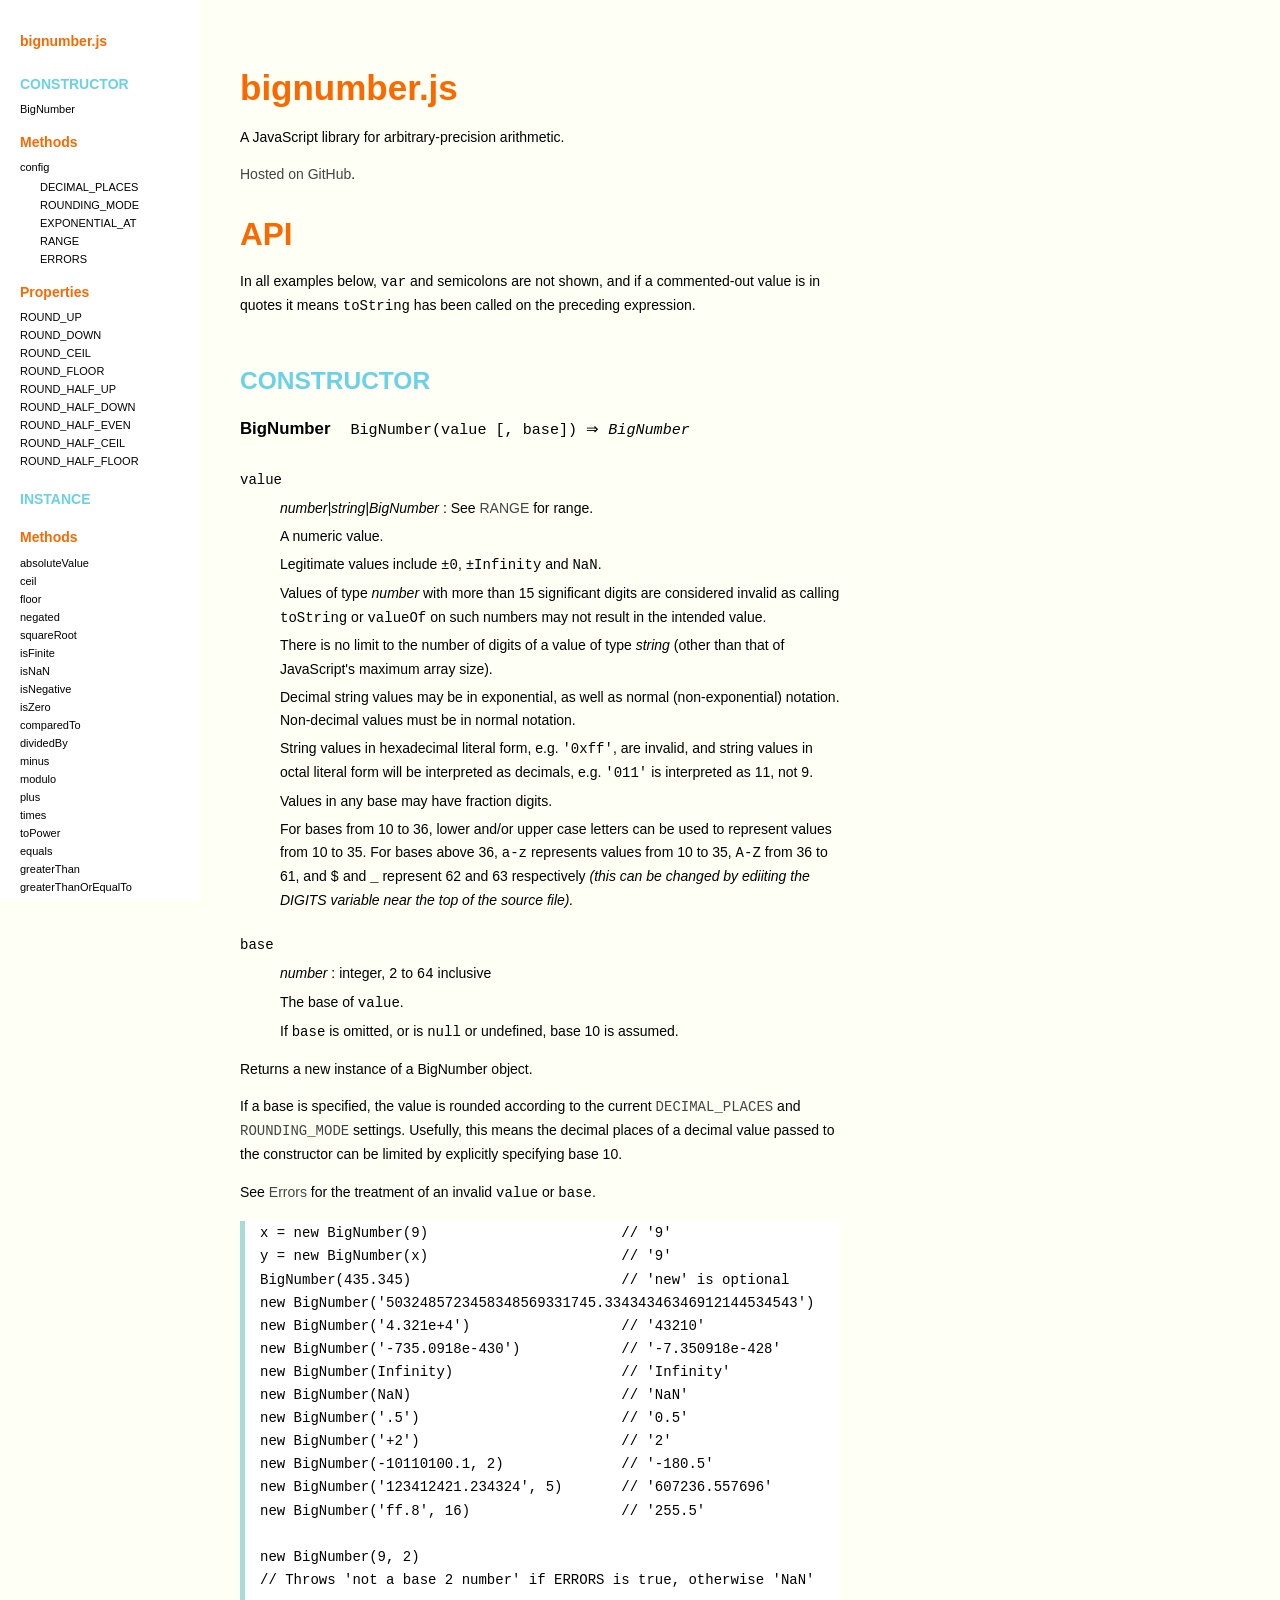
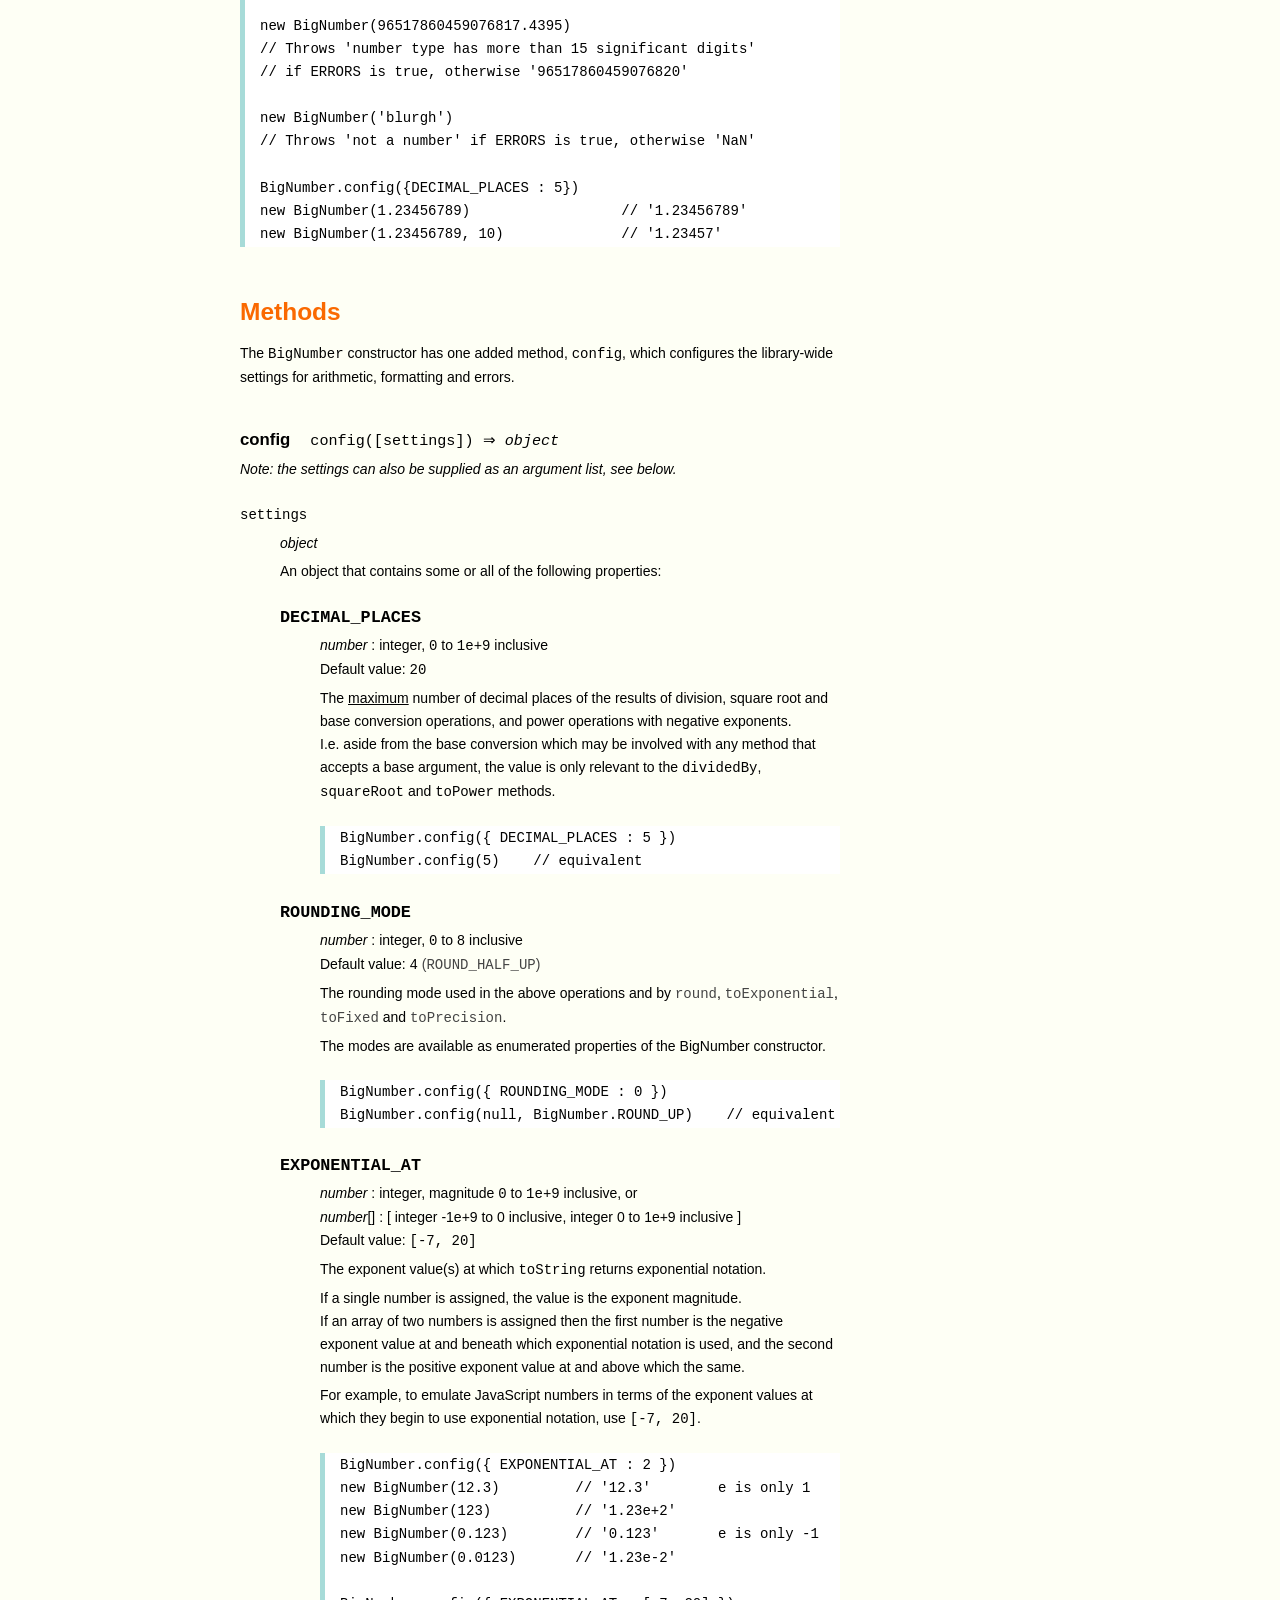
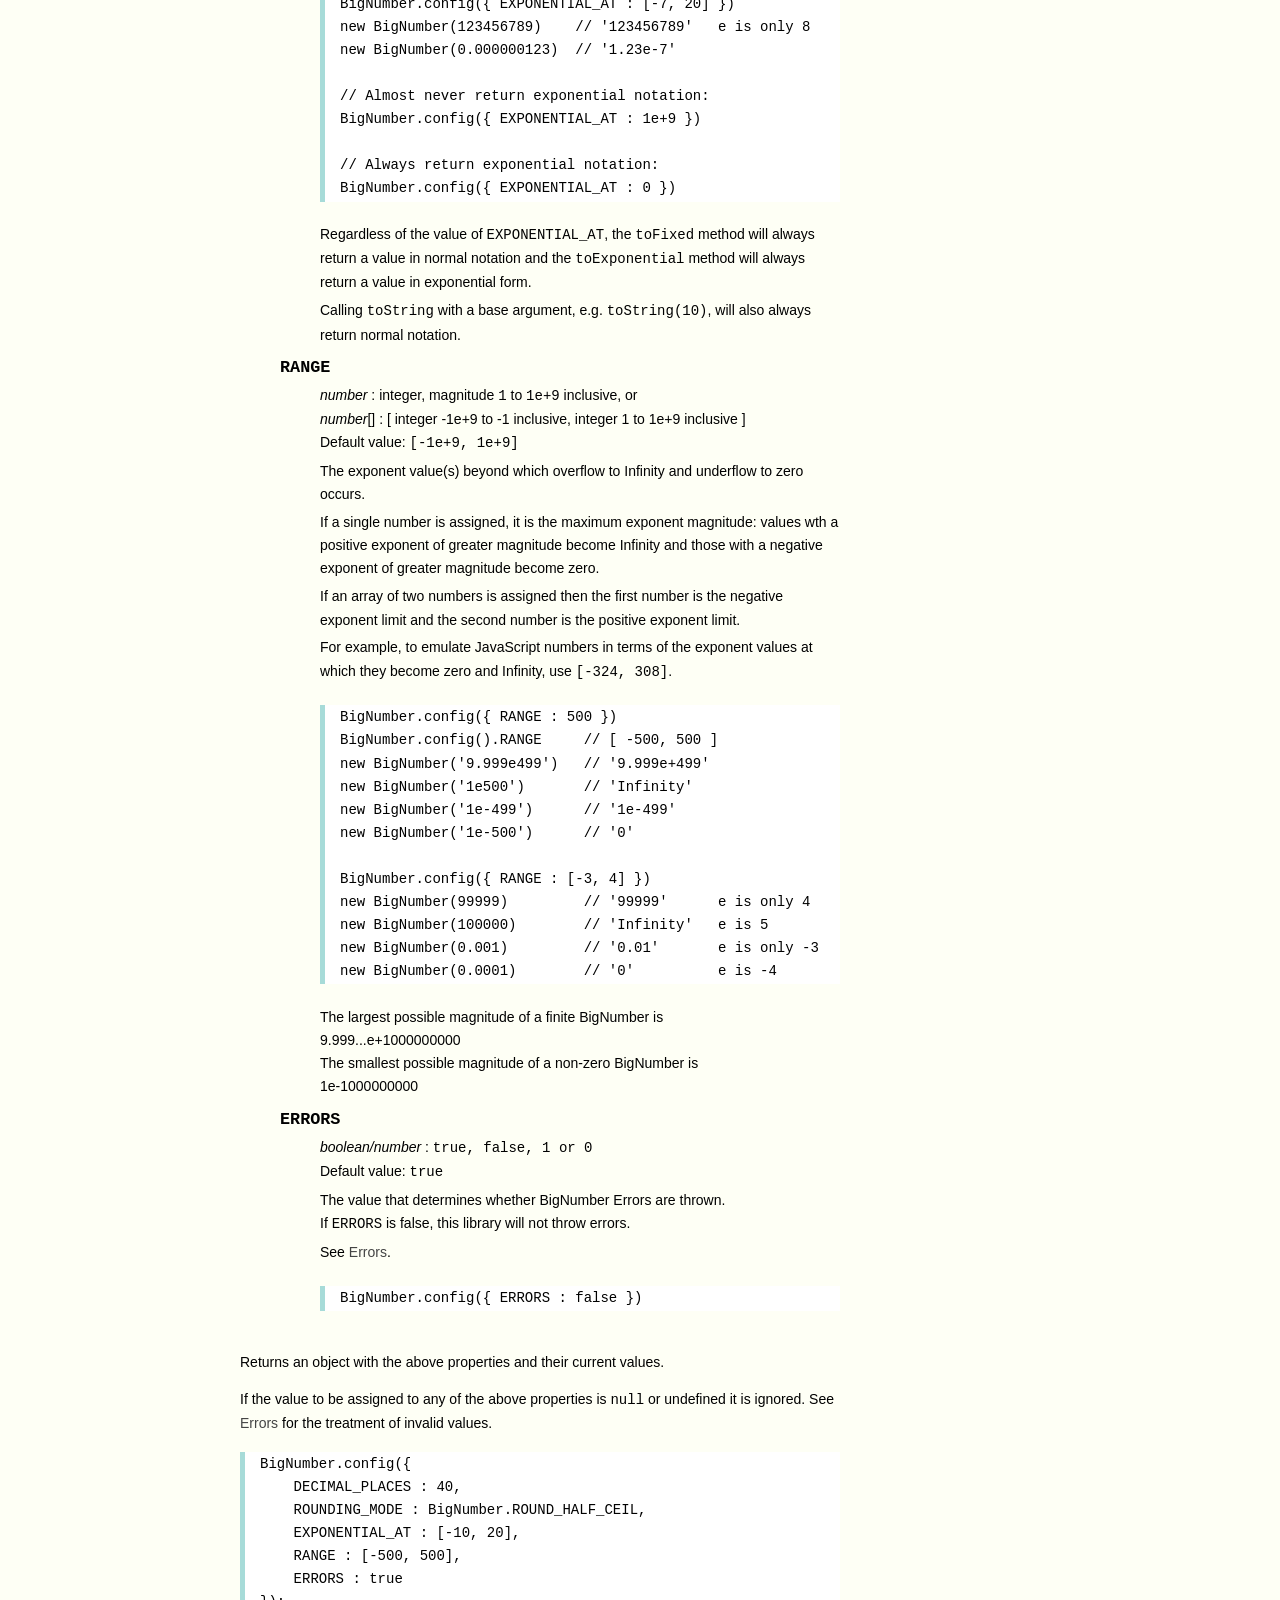
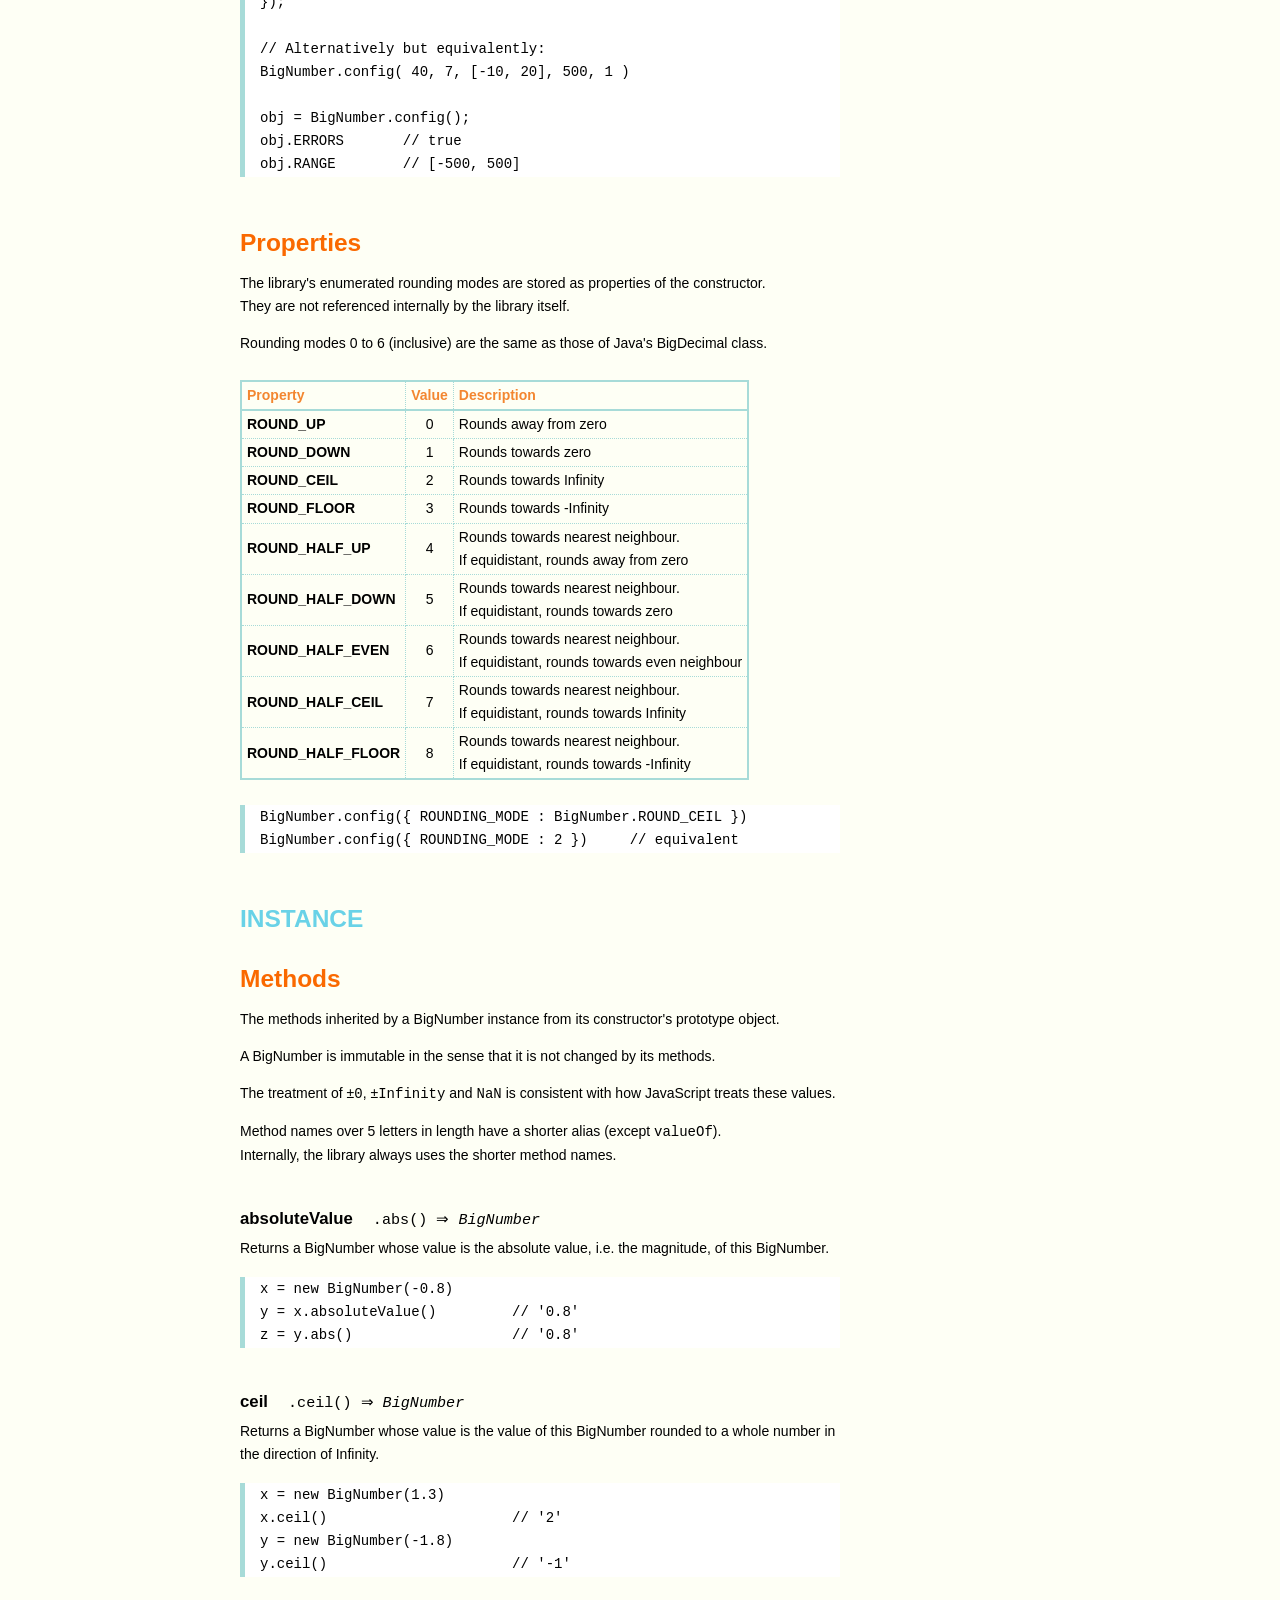
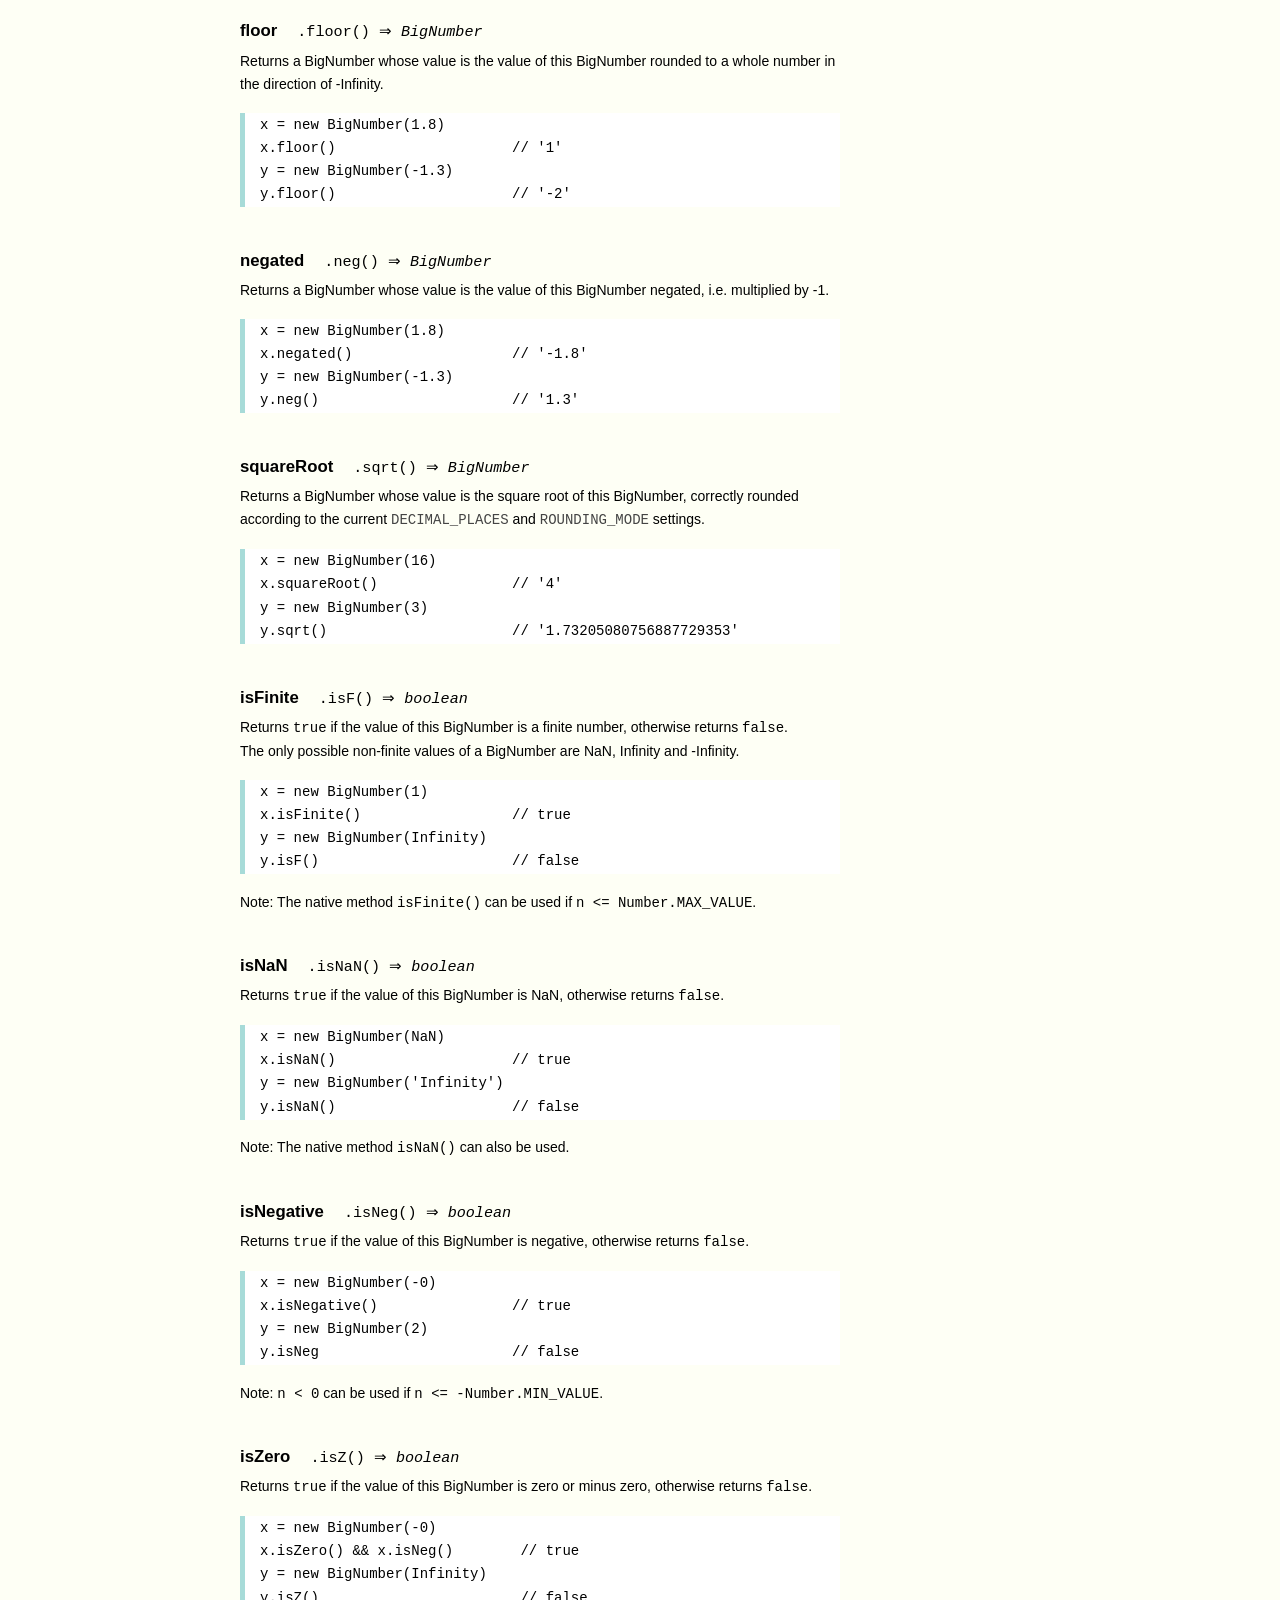
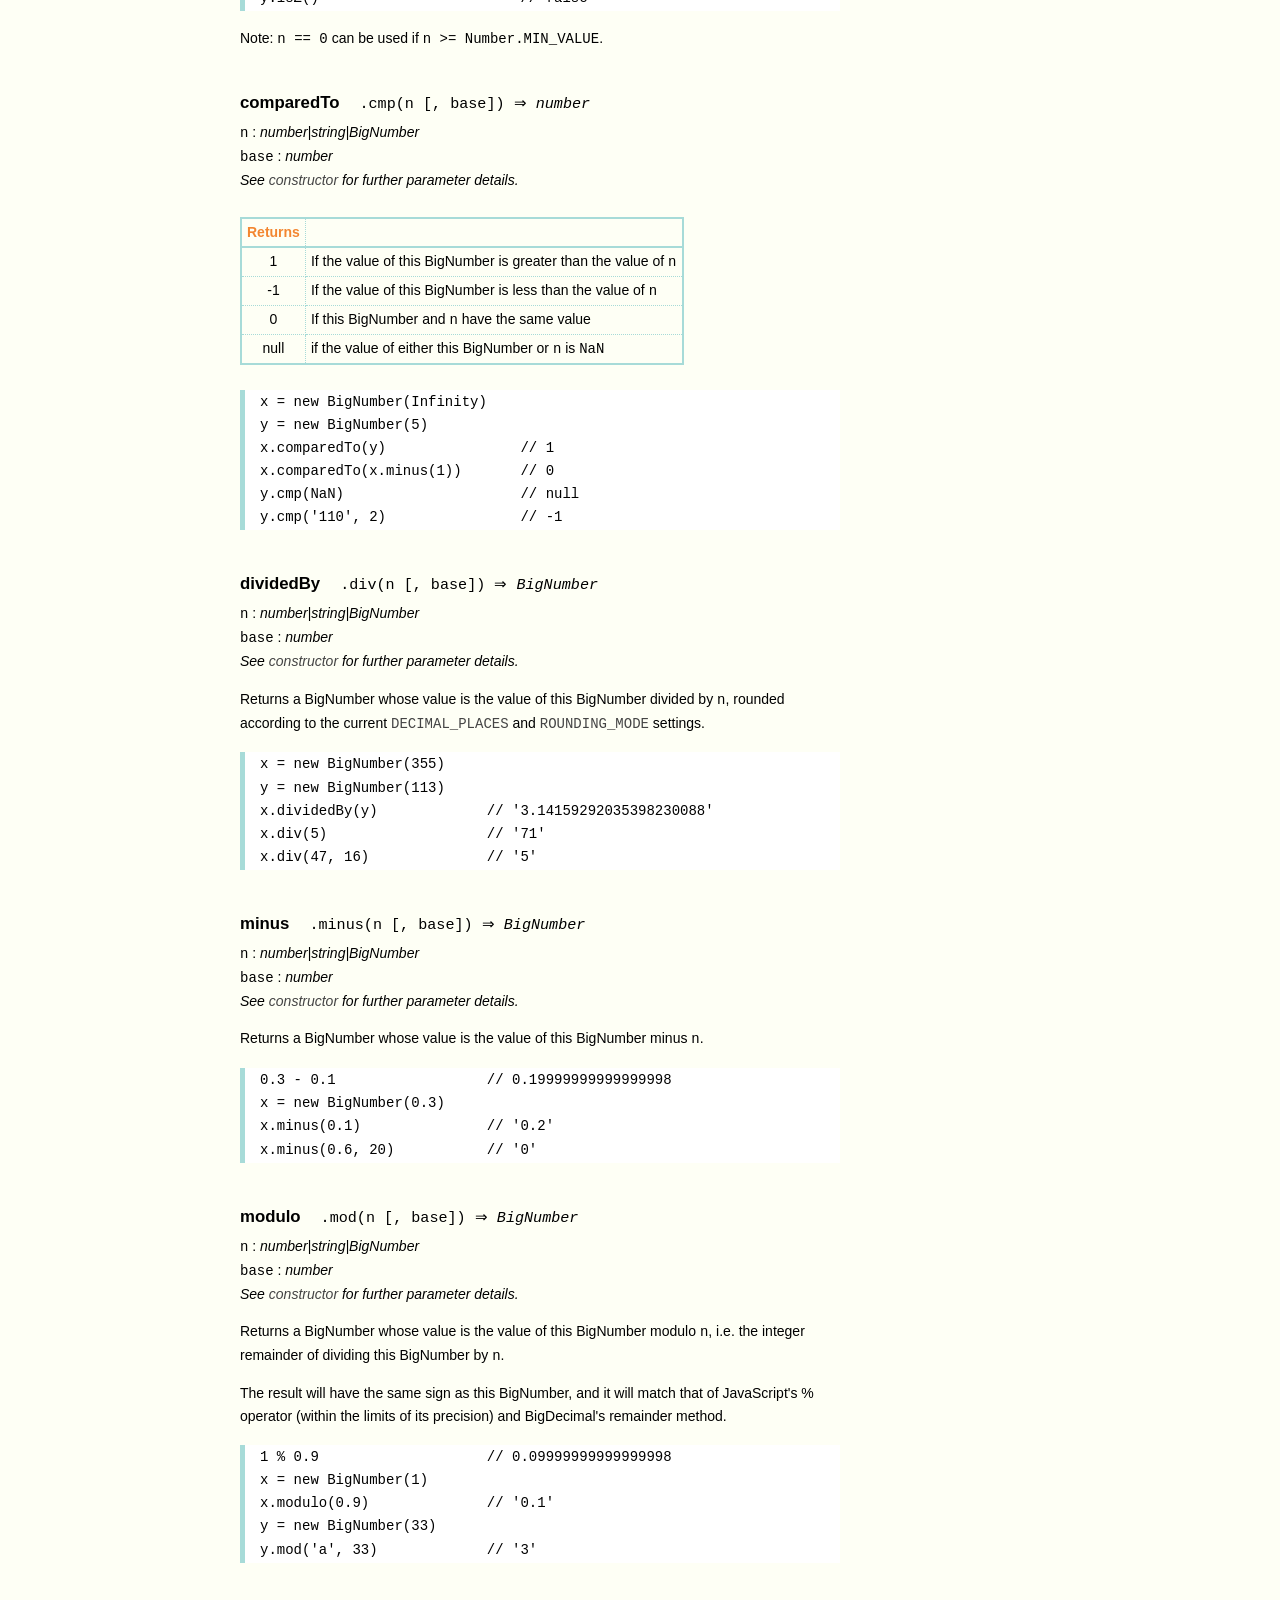
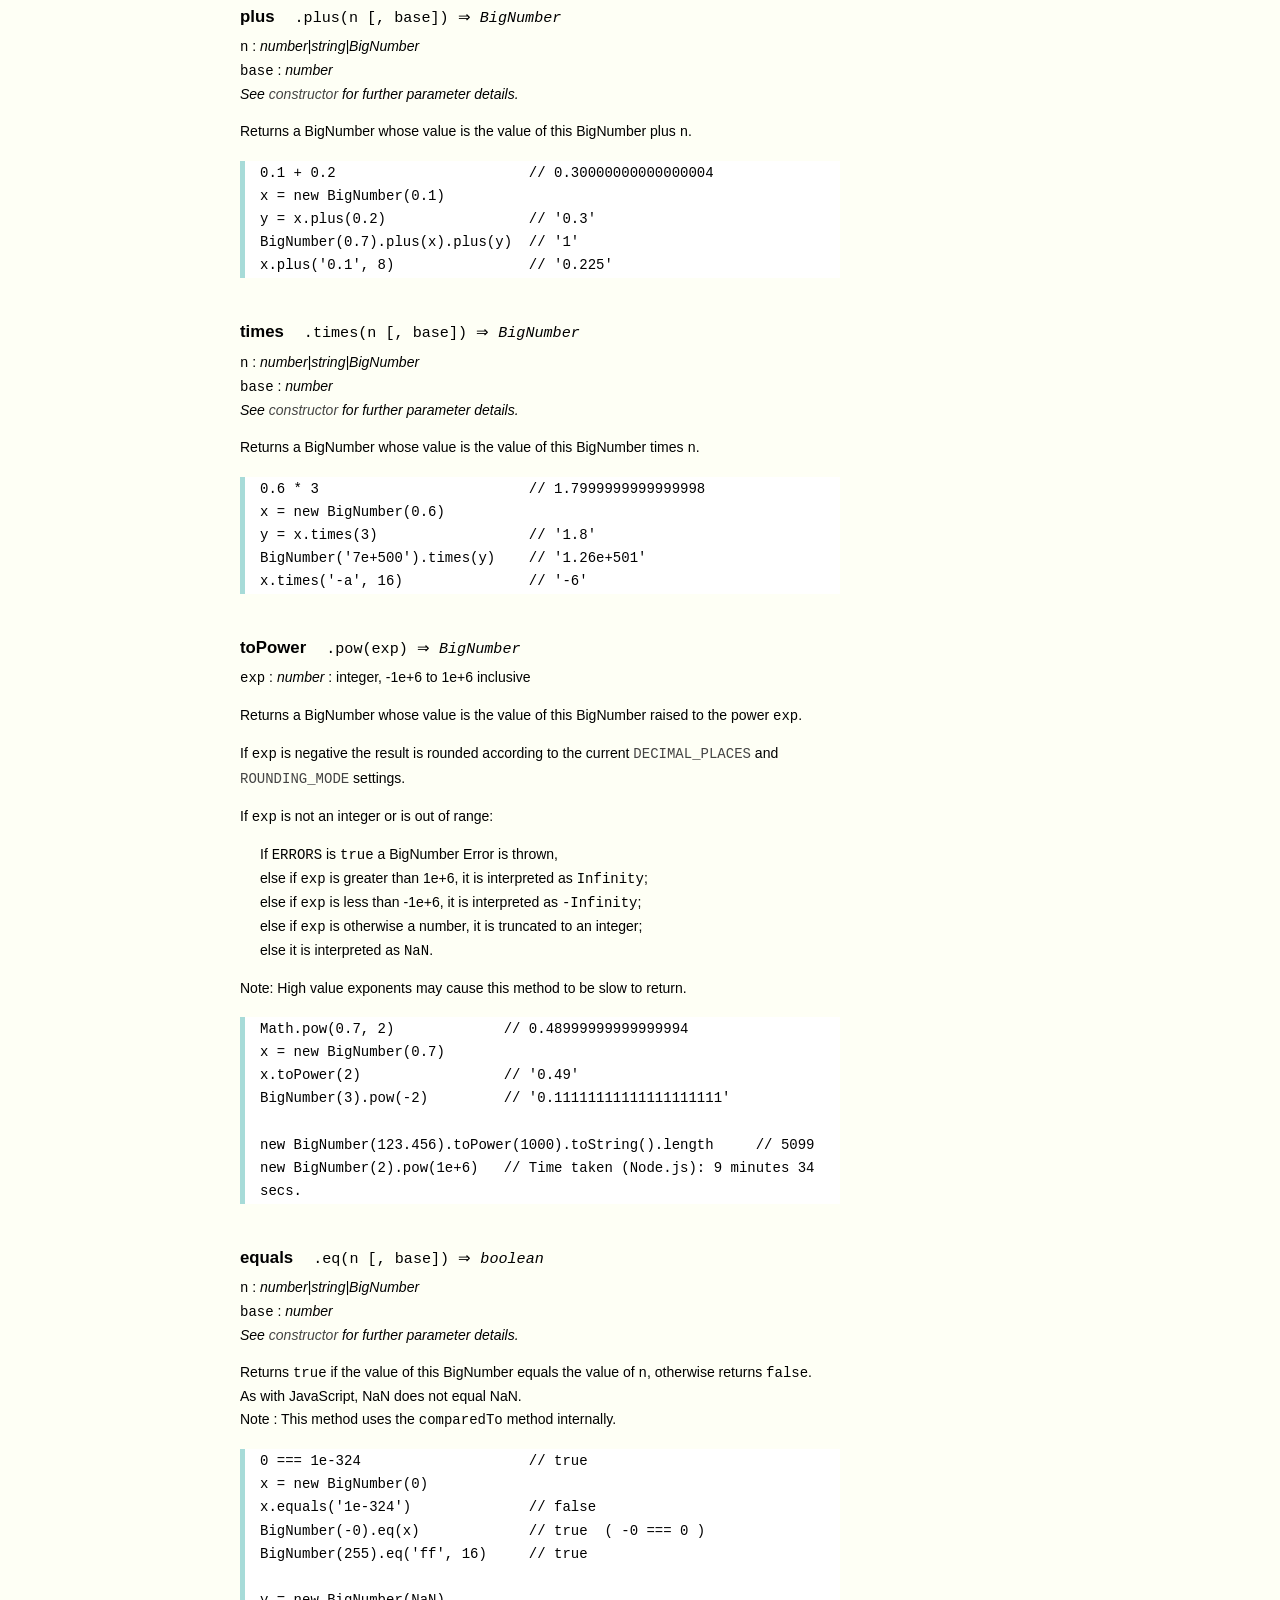
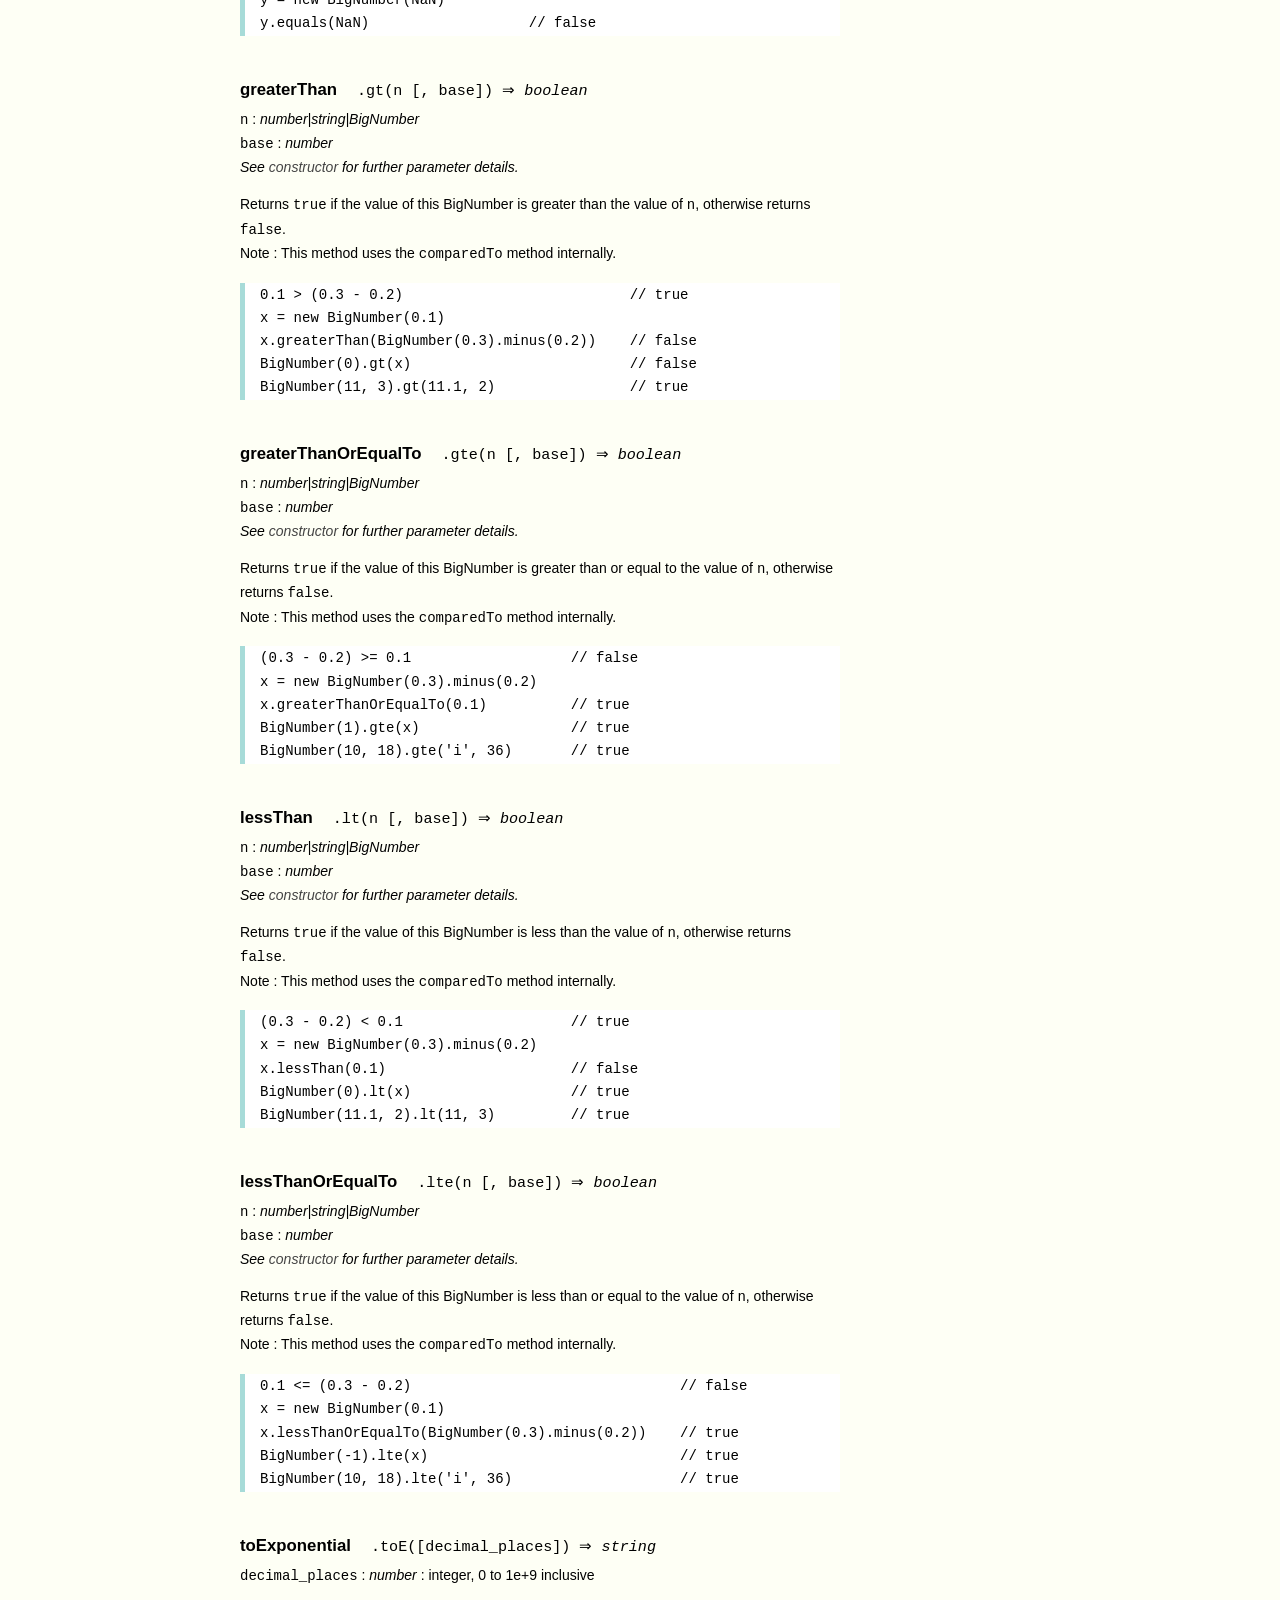
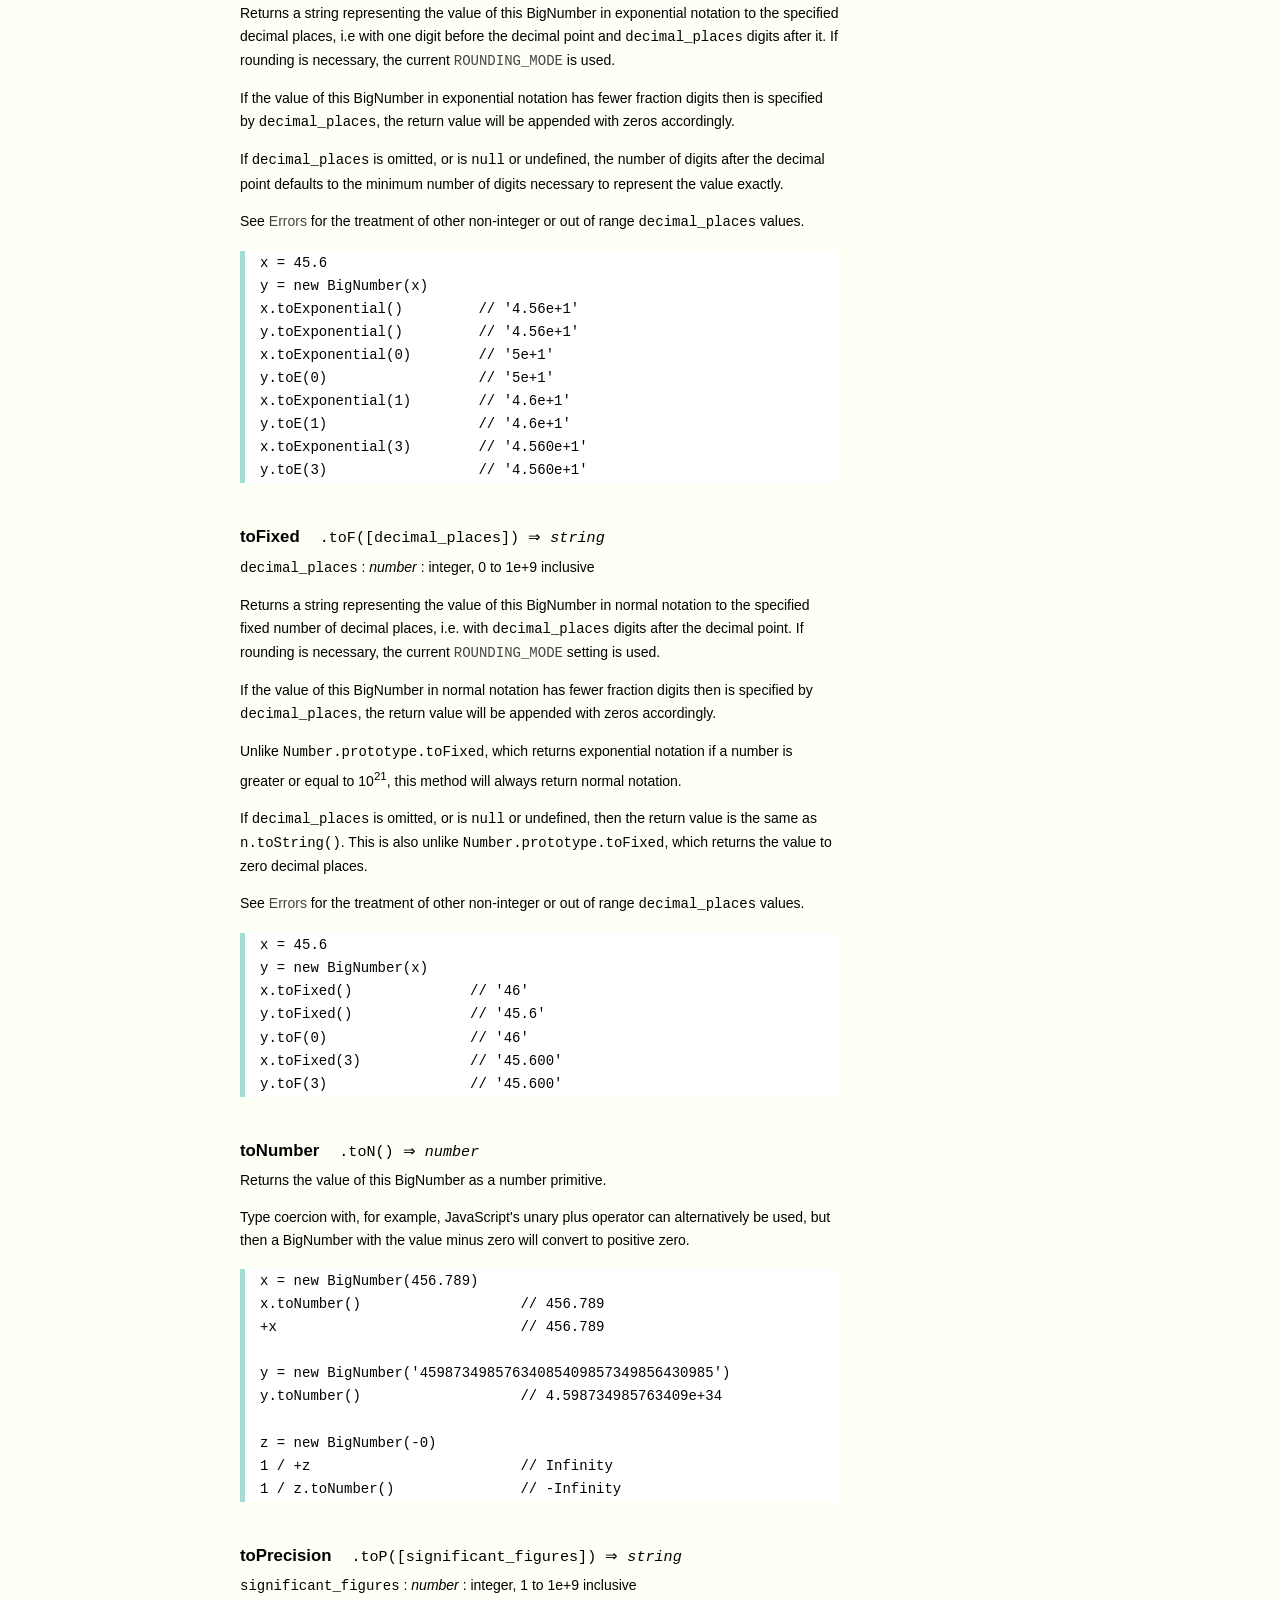
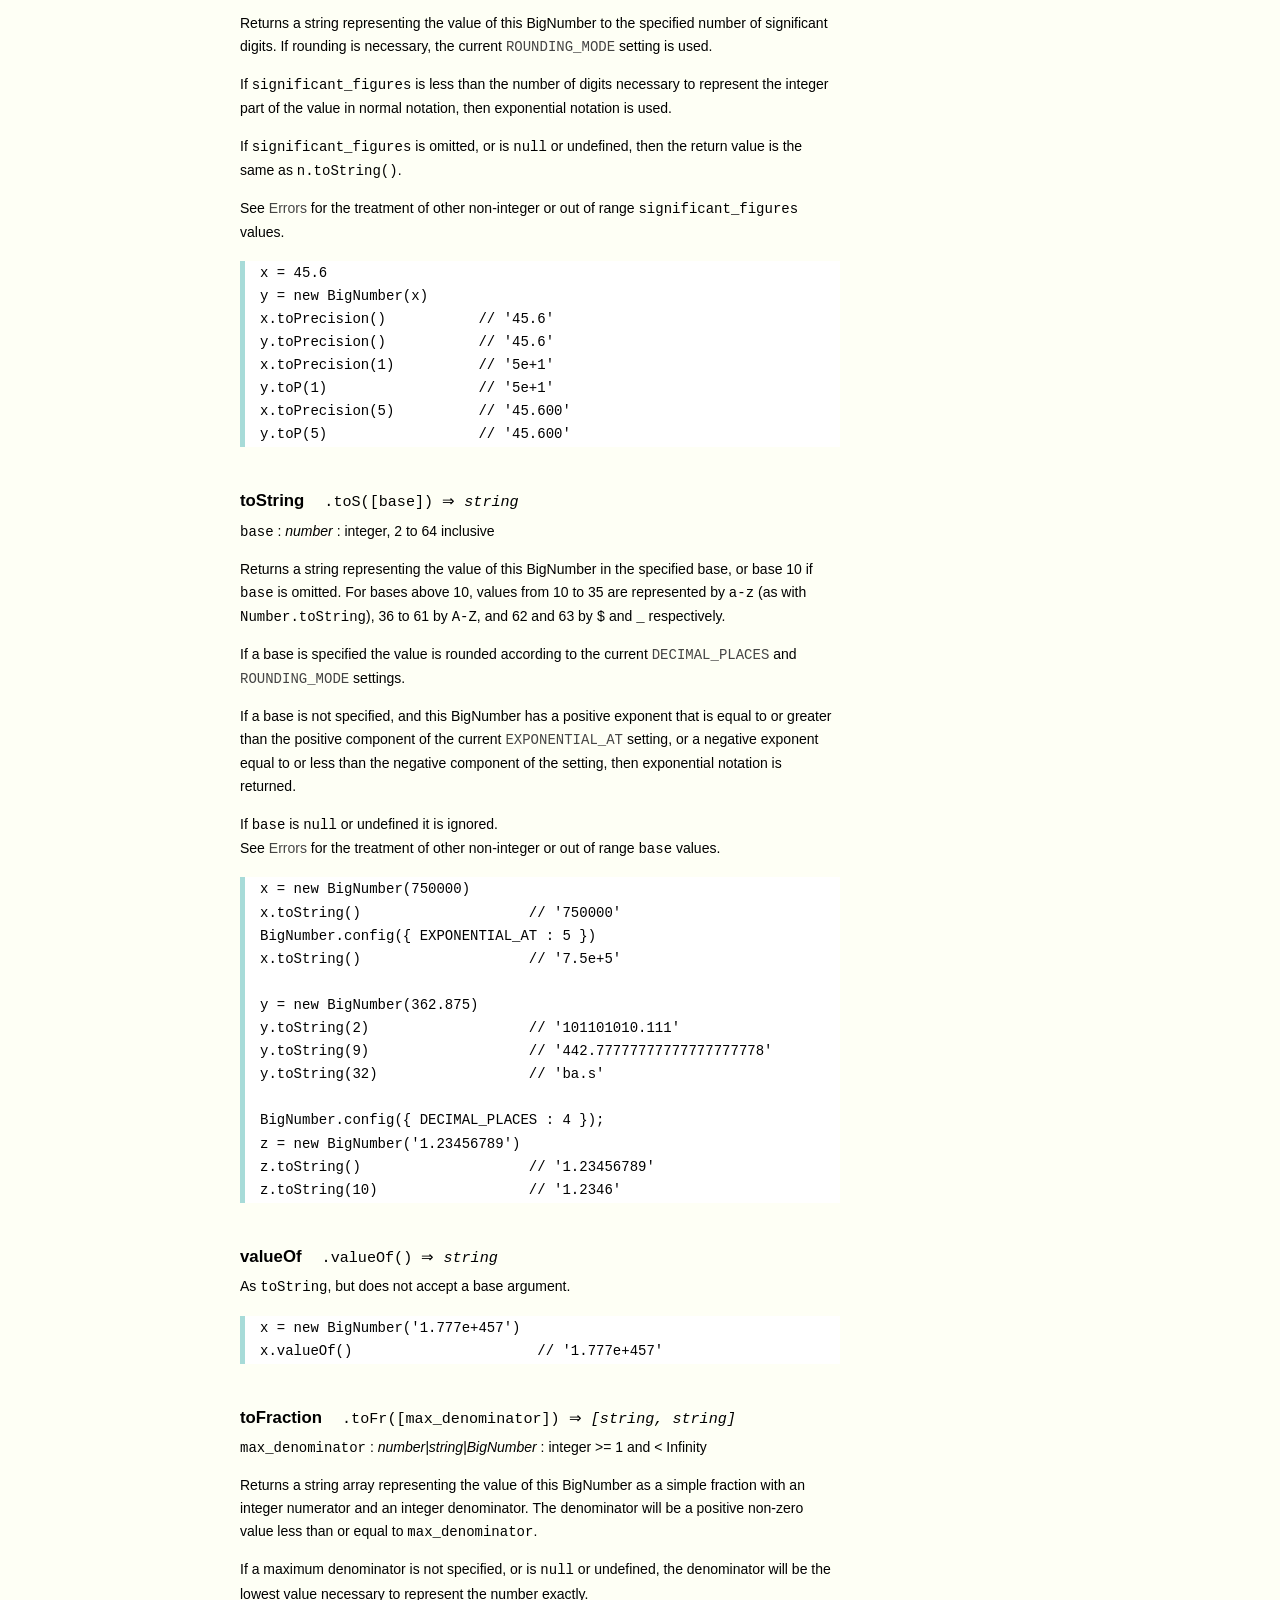
<file: node_modules/mysql/node_modules/bignumber.js/doc/API.html>
<!DOCTYPE HTML>
<html>
<head>
  <meta charset="utf-8">
  <meta http-equiv="X-UA-Compatible" content="IE=edge,chrome=1">
  <meta name="Author" content="M Mclaughlin">
  <title>bignumber.js API</title>
  <style>
html{font-family:sans-serif;font-size:100%}
body{font-family:"Helvetica Neue",Helvetica,Arial,sans-serif;font-size:14px;
  line-height:1.65em;background:#fefff5;color:#000;min-height:100%;margin:0}
.nav{background:#fff;position:fixed;top:0;bottom:0;left:0;width:180px;
  overflow-y:auto;padding:15px 0 30px 20px}
div.container{width:600px;margin:50px 0 50px 240px}
p{margin:0 0 1em;width:600px}
pre,ul{margin:1em 0}
h1,h2,h3,h4,h5{margin:0;padding:1.5em 0 0}
h1,h2{padding:.75em 0}
h1{font-size:2.5em;color:#fa6900}
h2{font-size:2.25em;color:#fa6900}
h3{font-size:1.75em;color:#69d2e7}
h4{font-size:1.75em;color:#fa6900;padding-bottom:.75em}
h5{font-size:1.2em;padding-bottom:.3em}
h6{font-size:1.1em;margin:0;padding:0.5em 0}
dd dt{font-size:1.2em}
dt{padding-top:.5em}
dd{padding-top:.35em}
b{font-weight:700}
a,a:visited{color:#444;text-decoration:none}
a:active,a:hover{outline:0;color:#000}
.nav a:hover{text-decoration:underline}
.nav a,.nav b,.nav a:visited{display:block;color:#fa6900;font-weight:700;
  margin-top:15px}
.nav b{color:#69d2e7;margin-top:20px;cursor:default;width:auto}
ul{list-style-type:none;padding:0 0 0 20px}
.nav ul{line-height:14px;padding-left:0;margin:5px 0 0}
.nav ul a,.nav ul a:visited{display:inline;color:#000;font-family:Verdana,
  Geneva,sans-serif;font-size:11px;font-weight:400;margin:0}
.inset,ul.inset{margin-left:20px}
code.inset{font-size:.9em}
.nav li{cursor:pointer;width:auto;margin:0 0 3px}
span.alias{font-style:italic;margin-left:20px}
table{border-collapse:collapse;border-spacing:0;border:2px solid #a7dbd8;
  margin:1.75em 0;padding:0}
td,th{text-align:left;margin:0;padding:2px 5px;border:1px dotted #a7dbd8}
th{border-top:2px solid #a7dbd8;border-bottom:2px solid #a7dbd8;color:#f38630}
pre{background:#fff;white-space:pre-wrap;word-wrap:break-word;
  border-left:5px solid #a7dbd8;padding:1px 0 1px 15px;margin:1.2em 0}
code,pre{font-family:Monaco,Consolas,"Lucida Console",monospace;
  font-weight:400}
.end{margin-bottom:25px}
.nav-title{color:#fa6900}
.centre{text-align:center}
.error-table{font-size:13px;width:100%}
  </style>
</head>
<body>

  <div class="nav">

    <a class='nav-title' href="#">bignumber.js</a>

    <b> CONSTRUCTOR </b>
    <ul>
      <li><a href="#bignumber">BigNumber</a></li>
    </ul>

    <a href="#methods">Methods</a>
    <ul>
      <li><a href="#config">config</a></li>
      <li>
        <ul class="inset">
          <li><a href="#decimal-places">DECIMAL_PLACES</a></li>
          <li><a href="#rounding-mode" >ROUNDING_MODE</a></li>
          <li><a href="#exponential-at">EXPONENTIAL_AT</a></li>
          <li><a href="#range"         >RANGE</a></li>
          <li><a href="#errors"        >ERRORS</a></li>
        </ul>
      </li>
    </ul>

    <a href="#constructor-properties">Properties</a>
    <ul>
      <li><a href="#round-up"        >ROUND_UP</a></li>
      <li><a href="#round-down"      >ROUND_DOWN</a></li>
      <li><a href="#round-ceil"      >ROUND_CEIL</a></li>
      <li><a href="#round-floor"     >ROUND_FLOOR</a></li>
      <li><a href="#round-half-up"   >ROUND_HALF_UP</a></li>
      <li><a href="#round-half-down" >ROUND_HALF_DOWN</a></li>
      <li><a href="#round-half-even" >ROUND_HALF_EVEN</a></li>
      <li><a href="#round-half-ceil" >ROUND_HALF_CEIL</a></li>
      <li><a href="#round-half-floor">ROUND_HALF_FLOOR</a></li>
    </ul>

    <b> INSTANCE </b>

    <a href="#prototype-methods">Methods</a>
    <ul>
      <li><a href="#abs"    >absoluteValue</a></li>
      <li><a href="#ceil"   >ceil</a></li>
      <li><a href="#floor"  >floor</a></li>
      <li><a href="#neg"    >negated</a></li>
      <li><a href="#sqrt"   >squareRoot</a></li>
      <li><a href="#isF"    >isFinite</a></li>
      <li><a href="#isNaN"  >isNaN</a></li>
      <li><a href="#isNeg"  >isNegative</a></li>
      <li><a href="#isZ"    >isZero</a></li>
      <li><a href="#cmp"    >comparedTo</a></li>
      <li><a href="#div"    >dividedBy</a></li>
      <li><a href="#minus"  >minus</a></li>
      <li><a href="#mod"    >modulo</a></li>
      <li><a href="#plus"   >plus</a></li>
      <li><a href="#times"  >times</a></li>
      <li><a href="#pow"    >toPower</a></li>
      <li><a href="#eq"     >equals</a></li>
      <li><a href="#gt"     >greaterThan</a></li>
      <li><a href="#gte"    >greaterThanOrEqualTo</a></li>
      <li><a href="#lt"     >lessThan</a></li>
      <li><a href="#lte"    >lessThanOrEqualTo</a></li>
      <li><a href="#toE"    >toExponential</a></li>
      <li><a href="#toF"    >toFixed</a></li>
      <li><a href="#toN"    >toNumber</a></li>
      <li><a href="#toP"    >toPrecision</a></li>
      <li><a href="#toS"    >toString</a></li>
      <li><a href="#valueOf">valueOf</a></li>
      <li><a href="#toFr"   >toFraction</a></li>
      <li><a href="#round"  >round</a></li>
    </ul>

    <a href="#instance-properties">Properties</a>
    <ul>
      <li><a href="#coefficient">c : coefficient</a></li>
      <li><a href="#exponent"   >e : exponent</a></li>
      <li><a href="#sign"       >s : sign</a></li>
    </ul>

    <a href="#zero-nan-infinity">Zero, NaN &amp; Infinity</a>

    <a href="#Errors">Errors</a>

    <a class='end' href="#faq">FAQ</a>

  </div>

  <div class="container">

    <h1>bignumber.js</h1>

    <p>A JavaScript library for arbitrary-precision arithmetic.</p>

    <p>
      <a href="https://github.com/MikeMcl/bignumber.js">Hosted on GitHub</a>.
    </p>


    <h2>API</h2>

    <p>
      In all examples below, <code>var</code> and semicolons are not shown, and
      if a commented-out value is in quotes it means <code>toString</code> has
      been called on the preceding expression.
    </p>



    <h3>CONSTRUCTOR</h3>

    <h5 id="bignumber">
      BigNumber<code class='inset'>BigNumber(value [, base]) &rArr;
      <i>BigNumber</i>
      </code>
    </h5>
    <dl>
      <dt><code>value</code></dt>
      <dd>
        <i>number|string|BigNumber</i> : See <a href='#range'>RANGE</a> for
        range.
      </dd>
      <dd>
        A numeric value.
      </dd>
      <dd>
        Legitimate values include <code>&plusmn;0</code>,
        <code>&plusmn;Infinity</code> and <code>NaN</code>.
      </dd>
      <dd>
        Values of type <em>number</em> with more than 15 significant digits are
        considered invalid as calling <code>toString</code> or
        <code>valueOf</code> on such numbers may not result in the intended
        value.
      </dd>
      <dd>
        There is no limit to the number of digits of a value of type
        <em>string</em> (other than that of JavaScript's maximum array size).
      </dd>
      <dd>
        Decimal string values may be in exponential, as well as normal
        (non-exponential) notation. Non-decimal values must be in normal
        notation.
      </dd>
      <dd>
        String values in hexadecimal literal form, e.g. <code>'0xff'</code>, are
        invalid, and string values in octal literal form will be interpreted as
        decimals, e.g. <code>'011'</code> is interpreted as 11, not 9.
      </dd>
      <dd>Values in any base may have fraction digits.</dd>
      <dd>
        For bases from 10 to 36, lower and/or upper case letters can be used to
        represent values from 10 to 35. For bases above 36, <code>a-z</code>
        represents values from 10 to 35, <code>A-Z</code> from 36 to 61, and
        <code>$</code> and <code>_</code> represent 62 and 63 respectively <i>
        (this can be changed by ediiting the DIGITS variable near the top of the
        source file).</i>
      </dd>
    </dl>
    <dl>
      <dt><code>base</code></dt>
      <dd>
        <i>number</i> : integer, <code>2</code> to <code>64</code> inclusive
      </dd>
      <dd>The base of <code>value</code>.</dd>
      <dd>If <code>base</code> is omitted, or is <code>null</code> or undefined,
      base 10 is assumed.</dd>
    </dl>
    <p>Returns a new instance of a BigNumber object.</p>
    <p>
      If a base is specified, the value is rounded according to
      the current <a href='#decimal-places'><code>DECIMAL_PLACES</code></a> and
      <a href='#rounding-mode'><code>ROUNDING_MODE</code></a> settings.
      Usefully, this means the decimal places of a decimal value
      passed to the constructor can be limited by explicitly specifying base 10.
    </p>
    <p>
      See <a href='#Errors'>Errors</a> for the treatment of an invalid
      <code>value</code> or <code>base</code>.
    </p>
    <pre>
x = new BigNumber(9)                       // '9'
y = new BigNumber(x)                       // '9'
BigNumber(435.345)                         // 'new' is optional
new BigNumber('5032485723458348569331745.33434346346912144534543')
new BigNumber('4.321e+4')                  // '43210'
new BigNumber('-735.0918e-430')            // '-7.350918e-428'
new BigNumber(Infinity)                    // 'Infinity'
new BigNumber(NaN)                         // 'NaN'
new BigNumber('.5')                        // '0.5'
new BigNumber('+2')                        // '2'
new BigNumber(-10110100.1, 2)              // '-180.5'
new BigNumber('123412421.234324', 5)       // '607236.557696'
new BigNumber('ff.8', 16)                  // '255.5'

new BigNumber(9, 2)
// Throws 'not a base 2 number' if ERRORS is true, otherwise 'NaN'

new BigNumber(96517860459076817.4395)
// Throws 'number type has more than 15 significant digits'
// if ERRORS is true, otherwise '96517860459076820'

new BigNumber('blurgh')
// Throws 'not a number' if ERRORS is true, otherwise 'NaN'

BigNumber.config({DECIMAL_PLACES : 5})
new BigNumber(1.23456789)                  // '1.23456789'
new BigNumber(1.23456789, 10)              // '1.23457'</pre>


    <h4 id="methods">Methods</h4>
    <p>
      The <code>BigNumber</code> constructor has one added method,
      <code>config</code>, which configures the library-wide settings for
      arithmetic, formatting and errors.
    </p>

    <h5 id="config">
      config<code class='inset'>config([settings]) &rArr; <i>object</i></code>
    </h5>
    <i>
      Note: the settings can also be supplied as an argument list,
      see below.
    </i>
    <dl>
      <dt><code>settings</code></dt>
      <dd><i>object</i></dd>

      <dd>
        An object that contains some or all of the following properties:
        <dl>



          <dt id="decimal-places"><code><b>DECIMAL_PLACES</b></code></dt>
          <dd>
            <i>number</i> : integer, <code>0</code> to <code>1e+9</code>
            inclusive<br />
            Default value: <code>20</code>
          </dd>
          <dd>
            The <u>maximum</u> number of decimal places of the results of
            division, square root and base conversion operations, and power
            operations with negative exponents.<br />
            I.e. aside from the base conversion which may be involved with any
            method that accepts a base argument, the value is only relevant to
            the <code>dividedBy</code>, <code>squareRoot</code> and
            <code>toPower</code> methods.
          </dd>
          <dd>
            <pre>BigNumber.config({ DECIMAL_PLACES : 5 })
BigNumber.config(5)    // equivalent</pre>
          </dd>



          <dt id="rounding-mode"><code><b>ROUNDING_MODE</b></code></dt>
          <dd>
            <i>number</i> : integer, <code>0</code> to <code>8</code>
            inclusive<br />
            Default value: <code>4</code>
            <a href="#h-up">(<code>ROUND_HALF_UP</code>)</a>
          </dd>
          <dd>
            The rounding mode used in the above operations and by
            <a href='#round'><code>round</code></a>,
            <a href='#toE'><code>toExponential</code></a>,
            <a href='#toF'><code>toFixed</code></a> and
            <a href='#toP'><code>toPrecision</code></a>.
          </dd>
          <dd>
             The modes are available as enumerated properties of the BigNumber
             constructor.
          </dd>
           <dd>
            <pre>BigNumber.config({ ROUNDING_MODE : 0 })
BigNumber.config(null, BigNumber.ROUND_UP)    // equivalent</pre>
          </dd>



          <dt id="exponential-at"><code><b>EXPONENTIAL_AT</b></code></dt>
          <dd>
            <i>number</i> : integer, magnitude <code>0</code> to
            <code>1e+9</code> inclusive, or<br />
            <i>number</i>[] : [ integer -1e+9 to 0 inclusive, integer 0 to 1e+9
            inclusive ]<br />
            Default value: <code>[-7, 20]</code>
          </dd>
          <dd>
            The exponent value(s) at which <code>toString</code> returns
            exponential notation.
          </dd>
          <dd>
            If a single number is assigned, the value is the exponent magnitude.
            <br />
            If an array of two numbers is assigned then the first number is the
            negative exponent value at and beneath which exponential notation is
            used, and the second number is the positive exponent value at and
            above which the same.
          </dd>
          <dd>
            For example, to emulate JavaScript numbers in terms of the exponent
            values at which they begin to use exponential notation, use
            <code>[-7, 20]</code>.
          </dd>
          <dd>
            <pre>BigNumber.config({ EXPONENTIAL_AT : 2 })
new BigNumber(12.3)         // '12.3'        e is only 1
new BigNumber(123)          // '1.23e+2'
new BigNumber(0.123)        // '0.123'       e is only -1
new BigNumber(0.0123)       // '1.23e-2'

BigNumber.config({ EXPONENTIAL_AT : [-7, 20] })
new BigNumber(123456789)    // '123456789'   e is only 8
new BigNumber(0.000000123)  // '1.23e-7'

// Almost never return exponential notation:
BigNumber.config({ EXPONENTIAL_AT : 1e+9 })

// Always return exponential notation:
BigNumber.config({ EXPONENTIAL_AT : 0 })</pre>
          </dd>
          <dd>
            Regardless of the value of <code>EXPONENTIAL_AT</code>, the
            <code>toFixed</code> method will always return a value in
            normal notation and the <code>toExponential</code> method will
            always return a value in exponential form.
          </dd>
          <dd>
            Calling <code>toString</code> with a base argument, e.g.
            <code>toString(10)</code>, will also always return normal notation.
          </dd>



          <dt id="range"><code><b>RANGE</b></code></dt>
          <dd>
            <i>number</i> : integer, magnitude <code>1</code> to
            <code>1e+9</code> inclusive, or<br />
            <i>number</i>[] : [ integer -1e+9 to -1 inclusive, integer 1 to 1e+9
            inclusive ]<br />
            Default value: <code>[-1e+9, 1e+9]</code>
          </dd>
          <dd>
            The exponent value(s) beyond which overflow to Infinity and
            underflow to zero occurs.
          </dd>
          <dd>
            If a single number is assigned, it is the maximum exponent
            magnitude: values wth a positive exponent of greater magnitude
            become Infinity and those with a negative exponent of
            greater magnitude become zero.
          <dd>
            If an array of two numbers is assigned then the first number is the
            negative exponent limit and the second number is the positive
            exponent limit.
          </dd>
          <dd>
            For example, to emulate JavaScript numbers in terms of the exponent
            values at which they become zero and Infinity, use
            <code>[-324, 308]</code>.
          </dd>
          <dd>
            <pre>BigNumber.config({ RANGE : 500 })
BigNumber.config().RANGE     // [ -500, 500 ]
new BigNumber('9.999e499')   // '9.999e+499'
new BigNumber('1e500')       // 'Infinity'
new BigNumber('1e-499')      // '1e-499'
new BigNumber('1e-500')      // '0'

BigNumber.config({ RANGE : [-3, 4] })
new BigNumber(99999)         // '99999'      e is only 4
new BigNumber(100000)        // 'Infinity'   e is 5
new BigNumber(0.001)         // '0.01'       e is only -3
new BigNumber(0.0001)        // '0'          e is -4</pre>
          </dd>
          <dd>
            The largest possible magnitude of a finite BigNumber is<br />
            9.999...e+1000000000<br />
            The smallest possible magnitude of a non-zero BigNumber is<br />
            1e-1000000000
          </dd>



          <dt id="errors"><code><b>ERRORS</b></code></dt>
          <dd>
            <i>boolean/number</i> : <code>true, false, 1 or 0</code><br />
            Default value: <code>true</code>
          </dd>
          <dd>
            The value that determines whether BigNumber Errors are thrown.<br />
            If <code>ERRORS</code> is false, this library will not throw errors.
          </dd>
          <dd>
            See <a href='#Errors'>Errors</a>.
          </dd>
           <dd>
            <pre>BigNumber.config({ ERRORS : false })</pre>
          </dd>
        </dl>
      </dd>
    </dl>
    <p>
      <br />Returns an object with the above properties and their current
      values.
    </p>
    <p>
      If the value to be assigned to any of the above properties is
      <code>null</code> or undefined it is ignored. See
      <a href='#Errors'>Errors</a> for the treatment of invalid values.
    </p>
    <pre>
BigNumber.config({
    DECIMAL_PLACES : 40,
    ROUNDING_MODE : BigNumber.ROUND_HALF_CEIL,
    EXPONENTIAL_AT : [-10, 20],
    RANGE : [-500, 500],
    ERRORS : true
});

// Alternatively but equivalently:
BigNumber.config( 40, 7, [-10, 20], 500, 1 )

obj = BigNumber.config();
obj.ERRORS       // true
obj.RANGE        // [-500, 500]</pre>



    <h4 id="constructor-properties">Properties</h4>
    <p>
      The library's enumerated rounding modes are stored as properties of the
      constructor.<br />
      They are not referenced internally by the library itself.
    </p>
    <p>
      Rounding modes 0 to 6 (inclusive) are the same as those of Java's
      BigDecimal class.
    </p>
    <table>
      <tr>
      	<th>Property</th>
      	<th>Value</th>
      	<th>Description</th>
      </tr>
      <tr>
      	<td id="round-up"><b>ROUND_UP</b></td>
      	<td class='centre'>0</td>
      	<td>Rounds away from zero</td>
      </tr>
      <tr>
      	<td id="round-down"><b>ROUND_DOWN</b></td>
      	<td class='centre'>1</td>
      	<td>Rounds towards zero</td>
      </tr>
      <tr>
      	<td id="round-ceil"><b>ROUND_CEIL</b></td>
      	<td class='centre'>2</td>
      	<td>Rounds towards Infinity</td>
      </tr>
      <tr>
      	<td id="round-floor"><b>ROUND_FLOOR</b></td>
      	<td class='centre'>3</td>
      	<td>Rounds towards -Infinity</td>
      </tr>
      <tr>
      	<td id="round-half-up"><b>ROUND_HALF_UP</b></td>
      	<td class='centre'>4</td>
      	<td>
          Rounds towards nearest neighbour.<br />
          If equidistant, rounds away from zero
        </td>
      </tr>
      <tr>
      	<td id="round-half-down"><b>ROUND_HALF_DOWN</b></td>
      	<td class='centre'>5</td>
      	<td>
          Rounds towards nearest neighbour.<br />
          If equidistant, rounds towards zero
        </td>
      </tr>
      <tr>
      	<td id="round-half-even"><b>ROUND_HALF_EVEN</b></td>
      	<td class='centre'>6</td>
      	<td>
          Rounds towards nearest neighbour.<br />
          If equidistant, rounds towards even neighbour
        </td>
      </tr>
      <tr>
      	<td id="round-half-ceil"><b>ROUND_HALF_CEIL</b></td>
      	<td class='centre'>7</td>
      	<td>
          Rounds towards nearest neighbour.<br />
          If equidistant, rounds towards Infinity
        </td>
      </tr>
      <tr>
      	<td id="round-half-floor"><b>ROUND_HALF_FLOOR</b></td>
      	<td class='centre'>8</td>
      	<td>
          Rounds towards nearest neighbour.<br />
          If equidistant, rounds towards -Infinity
        </td>
      </tr>
    </table>
    <pre>
BigNumber.config({ ROUNDING_MODE : BigNumber.ROUND_CEIL })
BigNumber.config({ ROUNDING_MODE : 2 })     // equivalent</pre>


    <h3>INSTANCE</h3>

    <h4 id="prototype-methods">Methods</h4>
    <p>
      The methods inherited by a BigNumber instance from its constructor's
      prototype object.
    </p>
    <p>
      A BigNumber is immutable in the sense that it is not changed by its
      methods.
    </p>
    <p>
      The treatment of &plusmn;<code>0</code>, &plusmn;<code>Infinity</code> and
      <code>NaN</code> is consistent with how JavaScript treats these values.
    </p>
    <p>
      Method names over 5 letters in length have a shorter alias (except
      <code>valueOf</code>).<br />
      Internally, the library always uses the shorter method names.
    </p>



    <h5 id="abs">
      absoluteValue<code class='inset'>.abs() &rArr; <i>BigNumber</i></code>
    </h5>
    <p>
      Returns a BigNumber whose value is the absolute value, i.e. the magnitude,
      of this BigNumber.
    </p>
    <pre>
x = new BigNumber(-0.8)
y = x.absoluteValue()         // '0.8'
z = y.abs()                   // '0.8'</pre>



    <h5 id="ceil">
      ceil<code class='inset'>.ceil() &rArr; <i>BigNumber</i></code>
    </h5>
    <p>
      Returns a BigNumber whose value is the value of this BigNumber rounded to
      a whole number in the direction of Infinity.
    </p>
    <pre>
x = new BigNumber(1.3)
x.ceil()                      // '2'
y = new BigNumber(-1.8)
y.ceil()                      // '-1'</pre>



    <h5 id="floor">
      floor<code class='inset'>.floor() &rArr;
      <i>BigNumber</i></code>
    </h5>
    <p>
      Returns a BigNumber whose value is the value of this BigNumber rounded to
      a whole number in the direction of -Infinity.
    </p>
    <pre>
x = new BigNumber(1.8)
x.floor()                     // '1'
y = new BigNumber(-1.3)
y.floor()                     // '-2'</pre>



    <h5 id="neg">
      negated<code class='inset'>.neg() &rArr; <i>BigNumber</i></code>
    </h5>
    <p>
      Returns a BigNumber whose value is the value of this BigNumber negated,
      i.e. multiplied by -1.
    </p>
    <pre>
x = new BigNumber(1.8)
x.negated()                   // '-1.8'
y = new BigNumber(-1.3)
y.neg()                       // '1.3'</pre>



    <h5 id="sqrt">
      squareRoot<code class='inset'>.sqrt() &rArr; <i>BigNumber</i></code>
    </h5>
    <p>
      Returns a BigNumber whose value is the square root of this BigNumber,
      correctly rounded according to the current
      <a href='#decimal-places'><code>DECIMAL_PLACES</code></a> and
      <a href='#rounding-mode'><code>ROUNDING_MODE</code></a> settings.
    </p>
    <pre>
x = new BigNumber(16)
x.squareRoot()                // '4'
y = new BigNumber(3)
y.sqrt()                      // '1.73205080756887729353'</pre>



    <h5 id="isF">
      isFinite<code class='inset'>.isF() &rArr; <i>boolean</i></code>
    </h5>
    <p>
      Returns <code>true</code> if the value of this BigNumber is a finite
      number, otherwise returns <code>false</code>.<br />
      The only possible non-finite values of a BigNumber are NaN, Infinity and
      -Infinity.
    </p>
    <pre>
x = new BigNumber(1)
x.isFinite()                  // true
y = new BigNumber(Infinity)
y.isF()                       // false</pre>
    <p>
      Note: The native method <code>isFinite()</code> can be used if
      <code>n &lt;= Number.MAX_VALUE</code>.
    </p>



    <h5 id="isNaN">
      isNaN<code class='inset'>.isNaN() &rArr; <i>boolean</i></code>
    </h5>
    <p>
      Returns <code>true</code> if the value of this BigNumber is NaN, otherwise
      returns <code>false</code>.<br />
    </p>
    <pre>
x = new BigNumber(NaN)
x.isNaN()                     // true
y = new BigNumber('Infinity')
y.isNaN()                     // false</pre>
    <p>
      Note: The native method <code>isNaN()</code> can also be used.
    </p>



    <h5 id="isNeg">
      isNegative<code class='inset'>.isNeg() &rArr; <i>boolean</i></code>
    </h5>
    <p>
      Returns <code>true</code> if the value of this BigNumber is negative,
      otherwise returns <code>false</code>.<br />
    </p>
    <pre>
x = new BigNumber(-0)
x.isNegative()                // true
y = new BigNumber(2)
y.isNeg                       // false</pre>
    <p>
      Note: <code>n &lt; 0</code> can be used if
      <code>n &lt;= -Number.MIN_VALUE</code>.
    </p>



    <h5 id="isZ">
      isZero<code class='inset'>.isZ() &rArr; <i>boolean</i></code>
    </h5>
    <p>
      Returns <code>true</code> if the value of this BigNumber is zero or minus
      zero, otherwise returns <code>false</code>.<br />
    </p>
    <pre>
x = new BigNumber(-0)
x.isZero() && x.isNeg()        // true
y = new BigNumber(Infinity)
y.isZ()                        // false</pre>
    <p>
      Note: <code>n == 0</code> can be used if
      <code>n &gt;= Number.MIN_VALUE</code>.
    </p>



    <h5 id="cmp">
      comparedTo<code class='inset'>.cmp(n [, base]) &rArr; <i>number</i></code>
    </h5>
    <p>
      <code>n</code> : <i>number|string|BigNumber</i><br />
      <code>base</code> : <i>number</i><br />
      <i>
        See <a href="#bignumber">constructor</a> for further parameter details.
      </i>
    </p>
    <table>
      <tr>
      	<th>Returns</th>
      	<th colspan=2>&nbsp;</th>
      </tr>
      <tr>
      	<td class='centre'>1</td>
      	<td>
          If the value of this BigNumber is greater than the value of <code>n</code>
        </td>
      </tr>
      <tr>
      	<td class='centre'>-1</td>
      	<td>
          If the value of this BigNumber is less than the value of <code>n</code>
        </td>
      </tr>
      <tr>
      	<td class='centre'>0</td>
      	<td>If this BigNumber and <code>n</code> have the same value</td>
      </tr>
       <tr>
      	<td class='centre'>null</td>
      	<td>
          if the value of either this BigNumber or <code>n</code> is
          <code>NaN</code>
        </td>
      </tr>
    </table>
    <pre>
x = new BigNumber(Infinity)
y = new BigNumber(5)
x.comparedTo(y)                // 1
x.comparedTo(x.minus(1))       // 0
y.cmp(NaN)                     // null
y.cmp('110', 2)                // -1</pre>



    <h5 id="div">
      dividedBy<code class='inset'>.div(n [, base]) &rArr;
      <i>BigNumber</i></code>
    </h5>
    <p>
      <code>n</code> : <i>number|string|BigNumber</i><br />
      <code>base</code> : <i>number</i><br />
      <i>See <a href="#bignumber">constructor</a> for further parameter details.
      </i>
    </p>
    <p>
      Returns a BigNumber whose value is the value of this BigNumber divided by
      <code>n</code>, rounded according to the current
      <a href='#decimal-places'><code>DECIMAL_PLACES</code></a> and
      <a href='#rounding-mode'><code>ROUNDING_MODE</code></a> settings.
    </p>
    <pre>
x = new BigNumber(355)
y = new BigNumber(113)
x.dividedBy(y)             // '3.14159292035398230088'
x.div(5)                   // '71'
x.div(47, 16)              // '5'</pre>



    <h5 id="minus">
      minus<code class='inset'>.minus(n [, base]) &rArr; <i>BigNumber</i></code>
    </h5>
    <p>
      <code>n</code> : <i>number|string|BigNumber</i><br />
      <code>base</code> : <i>number</i><br />
      <i>See <a href="#bignumber">constructor</a> for further parameter details.
      </i>
    </p>
    <p>
      Returns a BigNumber whose value is the value of this BigNumber minus
      <code>n</code>.
    </p>
    <pre>
0.3 - 0.1                  // 0.19999999999999998
x = new BigNumber(0.3)
x.minus(0.1)               // '0.2'
x.minus(0.6, 20)           // '0'</pre>



    <h5 id="mod">
      modulo<code class='inset'>.mod(n [, base]) &rArr; <i>BigNumber</i></code>
    </h5>
    <p>
      <code>n</code> : <i>number|string|BigNumber</i><br />
      <code>base</code> : <i>number</i><br />
      <i>See <a href="#bignumber">constructor</a> for further parameter details.
      </i>
    </p>
    <p>
      Returns a BigNumber whose value is the value of this BigNumber modulo
      <code>n</code>, i.e. the integer remainder of dividing this BigNumber by
      <code>n</code>.
    </p>
    <p>
      The result will have the same sign as this BigNumber, and it will match
      that of JavaScript's % operator (within the limits of its precision) and
      BigDecimal's remainder method.
    </p>
    <pre>
1 % 0.9                    // 0.09999999999999998
x = new BigNumber(1)
x.modulo(0.9)              // '0.1'
y = new BigNumber(33)
y.mod('a', 33)             // '3'</pre>



    <h5 id="plus">
      plus<code class='inset'>.plus(n [, base]) &rArr; <i>BigNumber</i></code>
    </h5>
    <p>
      <code>n</code> : <i>number|string|BigNumber</i><br />
      <code>base</code> : <i>number</i><br />
      <i>See <a href="#bignumber">constructor</a> for further parameter details.
      </i>
    </p>
    <p>
      Returns a BigNumber whose value is the value of this BigNumber plus
      <code>n</code>.
    </p>
    <pre>
0.1 + 0.2                       // 0.30000000000000004
x = new BigNumber(0.1)
y = x.plus(0.2)                 // '0.3'
BigNumber(0.7).plus(x).plus(y)  // '1'
x.plus('0.1', 8)                // '0.225'</pre>



    <h5 id="times">
      times<code class='inset'>.times(n [, base]) &rArr; <i>BigNumber</i></code>
    </h5>
    <p>
      <code>n</code> : <i>number|string|BigNumber</i><br />
      <code>base</code> : <i>number</i><br />
      <i>See <a href="#bignumber">constructor</a> for further parameter details.
      </i>
    </p>
    <p>
      Returns a BigNumber whose value is the value of this BigNumber times
      <code>n</code>.
    </p>
    <pre>
0.6 * 3                         // 1.7999999999999998
x = new BigNumber(0.6)
y = x.times(3)                  // '1.8'
BigNumber('7e+500').times(y)    // '1.26e+501'
x.times('-a', 16)               // '-6'</pre>



    <h5 id="pow">
      toPower<code class='inset'>.pow(exp) &rArr; <i>BigNumber</i></code>
    </h5>
    <p>
      <code>exp</code> : <i>number</i> : integer, -1e+6 to 1e+6 inclusive
    </p>
    <p>
      Returns a BigNumber whose value is the value of this BigNumber raised to
      the power <code>exp</code>.
    </p>
    <p>
      If <code>exp</code> is negative the result is rounded according to the
      current <a href='#decimal-places'><code>DECIMAL_PLACES</code></a> and
      <a href='#rounding-mode'><code>ROUNDING_MODE</code></a> settings.
    </p>
    <p>
      If <code>exp</code> is not an integer or is out of range:
    </p>
    <p class='inset'>
      If <code>ERRORS</code> is <code>true</code> a BigNumber
      Error is thrown,<br />
      else if <code>exp</code> is greater than 1e+6, it is interpreted as
      <code>Infinity</code>;<br />
      else if <code>exp</code> is less than -1e+6, it is interpreted as
      <code>-Infinity</code>;<br />
      else if <code>exp</code> is otherwise a number, it is truncated to an
      integer;<br />
      else it is interpreted as <code>NaN</code>.
    </p>
    <p>
      Note: High value exponents may cause this method to be slow to return.
    </p>
    <pre>
Math.pow(0.7, 2)             // 0.48999999999999994
x = new BigNumber(0.7)
x.toPower(2)                 // '0.49'
BigNumber(3).pow(-2)         // '0.11111111111111111111'

new BigNumber(123.456).toPower(1000).toString().length     // 5099
new BigNumber(2).pow(1e+6)   // Time taken (Node.js): 9 minutes 34 secs.</pre>



    <h5 id="eq">
      equals<code class='inset'>.eq(n [, base]) &rArr; <i>boolean</i></code>
    </h5>
    <p>
      <code>n</code> : <i>number|string|BigNumber</i><br />
      <code>base</code> : <i>number</i><br />
      <i>See <a href="#bignumber">constructor</a> for further parameter details.
      </i>
    </p>
    <p>
      Returns <code>true</code> if the value of this BigNumber equals the value
      of <code>n</code>, otherwise returns <code>false</code>.<br />
      As with JavaScript, NaN does not equal NaN.
      <br />Note : This method uses the <code>comparedTo</code> method
      internally.
    </p>
    <pre>
0 === 1e-324                    // true
x = new BigNumber(0)
x.equals('1e-324')              // false
BigNumber(-0).eq(x)             // true  ( -0 === 0 )
BigNumber(255).eq('ff', 16)     // true

y = new BigNumber(NaN)
y.equals(NaN)                   // false</pre>



    <h5 id="gt">
      greaterThan<code class='inset'>.gt(n [, base]) &rArr;
      <i>boolean</i></code>
    </h5>
    <p>
      <code>n</code> : <i>number|string|BigNumber</i><br />
      <code>base</code> : <i>number</i><br />
      <i>See <a href="#bignumber">constructor</a> for further parameter details.
      </i>
    </p>
    <p>
      Returns <code>true</code> if the value of this BigNumber is greater than
      the value of <code>n</code>, otherwise returns <code>false</code>.<br />
      Note : This method uses the <code>comparedTo</code> method internally.
    </p>
    <pre>
0.1 &gt; (0.3 - 0.2)                           // true
x = new BigNumber(0.1)
x.greaterThan(BigNumber(0.3).minus(0.2))    // false
BigNumber(0).gt(x)                          // false
BigNumber(11, 3).gt(11.1, 2)                // true</pre>



    <h5 id="gte">
      greaterThanOrEqualTo<code class='inset'>.gte(n [, base]) &rArr;
      <i>boolean</i></code>
    </h5>
    <p>
      <code>n</code> : <i>number|string|BigNumber</i><br />
      <code>base</code> : <i>number</i><br />
      <i>See <a href="#bignumber">constructor</a> for further parameter details.
      </i>
    </p>
    <p>
      Returns <code>true</code> if the value of this BigNumber is greater than
      or equal to the value of <code>n</code>, otherwise returns
      <code>false</code>.<br />
      Note : This method uses the <code>comparedTo</code> method internally.
    </p>
    <pre>
(0.3 - 0.2) &gt;= 0.1                   // false
x = new BigNumber(0.3).minus(0.2)
x.greaterThanOrEqualTo(0.1)          // true
BigNumber(1).gte(x)                  // true
BigNumber(10, 18).gte('i', 36)       // true</pre>



    <h5 id="lt">
      lessThan<code class='inset'>.lt(n [, base]) &rArr; <i>boolean</i></code>
     </h5>
    <p>
      <code>n</code> : <i>number|string|BigNumber</i><br />
      <code>base</code> : <i>number</i><br />
      <i>See <a href="#bignumber">constructor</a> for further parameter details.
      </i>
    </p>
    <p>
      Returns <code>true</code> if the value of this BigNumber is less than the
      value of <code>n</code>, otherwise returns <code>false</code>.<br />
      Note : This method uses the <code>comparedTo</code> method internally.
    </p>
    <pre>
(0.3 - 0.2) &lt; 0.1                    // true
x = new BigNumber(0.3).minus(0.2)
x.lessThan(0.1)                      // false
BigNumber(0).lt(x)                   // true
BigNumber(11.1, 2).lt(11, 3)         // true</pre>



    <h5 id="lte">
      lessThanOrEqualTo<code class='inset'>.lte(n [, base]) &rArr;
      <i>boolean</i></code>
    </h5>
    <p>
      <code>n</code> : <i>number|string|BigNumber</i><br />
      <code>base</code> : <i>number</i><br />
      <i>See <a href="#bignumber">constructor</a> for further parameter details.
      </i>
    </p>
    <p>
      Returns <code>true</code> if the value of this BigNumber is less than or
      equal to the value of <code>n</code>, otherwise returns
      <code>false</code>.<br />
      Note : This method uses the <code>comparedTo</code> method internally.
    </p>
    <pre>
0.1 &lt;= (0.3 - 0.2)                                // false
x = new BigNumber(0.1)
x.lessThanOrEqualTo(BigNumber(0.3).minus(0.2))    // true
BigNumber(-1).lte(x)                              // true
BigNumber(10, 18).lte('i', 36)                    // true</pre>



    <h5 id="toE">
      toExponential<code class='inset'>.toE([decimal_places]) &rArr;
      <i>string</i></code>
    </h5>
    <p>
      <code>decimal_places</code> : <i>number</i> : integer, 0 to 1e+9 inclusive
    </p>
    <p>
      Returns a string representing the value of this BigNumber in exponential
      notation to the specified decimal places, i.e with one digit before the
      decimal point and <code>decimal_places</code> digits after it. If rounding
      is necessary, the current
      <a href='#rounding-mode'><code>ROUNDING_MODE</code></a> is used.
    </p>
    <p>
      If the value of this BigNumber in exponential notation has fewer fraction
      digits then is specified by <code>decimal_places</code>, the return value
      will be appended with zeros accordingly.
    </p>
    <p>
      If <code>decimal_places</code> is omitted, or is <code>null</code> or
      undefined, the number of digits after the decimal point defaults to the
      minimum number of digits necessary to represent the value exactly.
    </p>
    <p>
      See <a href='#Errors'>Errors</a> for the treatment of other
      non-integer or out of range <code>decimal_places</code> values.
    </p>
    <pre>
x = 45.6
y = new BigNumber(x)
x.toExponential()         // '4.56e+1'
y.toExponential()         // '4.56e+1'
x.toExponential(0)        // '5e+1'
y.toE(0)                  // '5e+1'
x.toExponential(1)        // '4.6e+1'
y.toE(1)                  // '4.6e+1'
x.toExponential(3)        // '4.560e+1'
y.toE(3)                  // '4.560e+1'</pre>



    <h5 id="toF">
      toFixed<code class='inset'>.toF([decimal_places]) &rArr;
      <i>string</i></code>
    </h5>
    <p>
      <code>decimal_places</code> : <i>number</i> : integer, 0 to 1e+9 inclusive
    </p>
    <p>
      Returns a string representing the value of this BigNumber in normal
      notation to the specified fixed number of decimal places, i.e. with
      <code>decimal_places</code> digits after the decimal point. If rounding is
      necessary, the current
      <a href='#rounding-mode'><code>ROUNDING_MODE</code></a> setting is used.
    </p>
    <p>
      If the value of this BigNumber in normal notation has fewer fraction
      digits then is specified by <code>decimal_places</code>, the return value
      will be appended with zeros accordingly.
    </p>
    <p>
      Unlike <code>Number.prototype.toFixed</code>, which returns
      exponential notation if a number is greater or equal to 10<sup>21</sup>,
      this method will always return normal notation.
    </p>
    <p>
      If <code>decimal_places</code> is omitted, or is <code>null</code> or
      undefined, then the return value is the same as <code>n.toString()</code>.
      This is  also unlike <code>Number.prototype.toFixed</code>, which returns
      the value to zero decimal places.
    </p>
    <p>
      See <a href='#Errors'>Errors</a> for the treatment of other
      non-integer or out of range <code>decimal_places</code> values.
    </p>
    <pre>
x = 45.6
y = new BigNumber(x)
x.toFixed()              // '46'
y.toFixed()              // '45.6'
y.toF(0)                 // '46'
x.toFixed(3)             // '45.600'
y.toF(3)                 // '45.600'</pre>



    <h5 id="toN">toNumber<code class='inset'>.toN() &rArr; <i>number</i></code></h5>
    <p>Returns the value of this BigNumber as a number primitive.</p>
    <p>
      Type coercion with, for example, JavaScript's unary plus operator can alternatively be used,
      but then a BigNumber with the value minus zero will convert to positive zero.
    </p>
    <pre>
x = new BigNumber(456.789)
x.toNumber()                   // 456.789
+x                             // 456.789

y = new BigNumber('45987349857634085409857349856430985')
y.toNumber()                   // 4.598734985763409e+34

z = new BigNumber(-0)
1 / +z                         // Infinity
1 / z.toNumber()               // -Infinity</pre>



    <h5 id="toP">
      toPrecision<code class='inset'>.toP([significant_figures]) &rArr;
      <i>string</i></code>
    </h5>
    <p>
      <code>significant_figures</code> : <i>number</i> : integer, 1 to 1e+9
      inclusive
    </p>
    <p>
      Returns a string representing the value of this BigNumber to the
      specified number of significant digits. If rounding is necessary, the
      current <a href='#rounding-mode'><code>ROUNDING_MODE</code></a> setting is
      used.
    </p>
    <p>
      If <code>significant_figures</code> is less than the number of digits
      necessary to represent the integer part of the value in normal notation,
      then exponential notation is used.
    </p>
    <p>
      If <code>significant_figures</code> is omitted, or is <code>null</code> or
      undefined, then the return value is the same as <code>n.toString()</code>.
    </p>
    <p>
      See <a href='#Errors'>Errors</a> for the treatment of other
      non-integer or out of range <code>significant_figures</code> values.
    </p>
    <pre>
x = 45.6
y = new BigNumber(x)
x.toPrecision()           // '45.6'
y.toPrecision()           // '45.6'
x.toPrecision(1)          // '5e+1'
y.toP(1)                  // '5e+1'
x.toPrecision(5)          // '45.600'
y.toP(5)                  // '45.600'</pre>



    <h5 id="toS">
      toString<code class='inset'>.toS([base]) &rArr; <i>string</i></code>
    </h5>
    <p>
      <code>base</code> : <i>number</i> : integer, 2 to 64 inclusive
    </p>
    <p>
      Returns a string representing the value of this BigNumber in the specified
      base, or base 10 if <code>base</code> is omitted. For bases above 10,
      values from 10 to 35 are represented by <code>a-z</code> (as with
      <code>Number.toString</code>), 36 to 61 by <code>A-Z</code>, and 62 and 63
      by <code>$</code> and <code>_</code> respectively.
    </p>
    <p>
      If a base is specified the value is rounded according to the current
      <a href='#decimal-places'><code>DECIMAL_PLACES</code></a>
      and <a href='#rounding-mode'><code>ROUNDING_MODE</code></a> settings.
    </p>
    <p>
      If a base is not specified, and this BigNumber has a positive
      exponent that is equal to or greater than the positive component of the
      current <a href="#exponential-at"><code>EXPONENTIAL_AT</code></a> setting,
      or a negative exponent equal to or less than the negative component of the
      setting, then exponential notation is returned.
    </p>
    <p>
      If <code>base</code> is <code>null</code> or undefined it is ignored.
      <br />
      See <a href='#Errors'>Errors</a> for the treatment of other non-integer or
      out of range <code>base</code> values.
    </p>
    <pre>
x = new BigNumber(750000)
x.toString()                    // '750000'
BigNumber.config({ EXPONENTIAL_AT : 5 })
x.toString()                    // '7.5e+5'

y = new BigNumber(362.875)
y.toString(2)                   // '101101010.111'
y.toString(9)                   // '442.77777777777777777778'
y.toString(32)                  // 'ba.s'

BigNumber.config({ DECIMAL_PLACES : 4 });
z = new BigNumber('1.23456789')
z.toString()                    // '1.23456789'
z.toString(10)                  // '1.2346'</pre>



    <h5 id="valueOf">
      valueOf<code class='inset'>.valueOf() &rArr; <i>string</i></code>
    </h5>
    <p>
      As <code>toString</code>, but does not accept a base argument.
    </p>
    <pre>
x = new BigNumber('1.777e+457')
x.valueOf()                      // '1.777e+457'</pre>



    <h5 id="toFr">
      toFraction<code class='inset'>.toFr([max_denominator]) &rArr;
      <i>[string, string]</i></code>
    </h5>
    <p>
      <code>max_denominator</code> : <i>number|string|BigNumber</i> :
      integer &gt;= 1 and &lt; Infinity
    </p>
    <p>
      Returns a string array representing the value of this BigNumber as a
      simple fraction with an integer numerator and an integer denominator. The
      denominator will be a positive non-zero value less than or equal to
      <code>max_denominator</code>.
    </p>
    <p>
      If a maximum denominator is not specified, or is <code>null</code> or
      undefined, the denominator will be the lowest value necessary to represent
      the number exactly.
    </p>
    <p>
      See <a href='#Errors'>Errors</a> for the treatment of other non-integer or
      out of range <code>max_denominator</code> values.
    </p>
    <pre>
x = new BigNumber(1.75)
x.toFraction()            // '7, 4'

pi = new BigNumber('3.14159265358')
pi.toFr()                 // '157079632679,50000000000'
pi.toFr(100000)           // '312689, 99532'
pi.toFr(10000)            // '355, 113'
pi.toFr(100)              // '311, 99'
pi.toFr(10)               // '22, 7'
pi.toFr(1)                // '3, 1'</pre>



    <h5 id="round">
      round<code class='inset'>.round([decimal_places [, rounding_mode]])
      &rArr; <i>BigNumber</i></code>
    </h5>
    <p>
      <code>decimal_places</code> : <i>number</i> : integer, 0 to 1e+9 inclusive
      <br />
      <code>rounding_mode</code> : <i>number</i> : integer, 0 to 8 inclusive
    </p>
    <p>
      Returns a BigNumber whose value is the value of this BigNumber rounded by
      the specified <code>rounding_mode</code> to a maximum of
      <code>decimal_places</code> digits after the decimal point.
    </p>
    <p>
      if <code>decimal_places</code> is omitted, or is <code>null</code> or
      undefined, the return value is <code>n</code> rounded to a whole number.
    </p>
    <p>
      if <code>rounding_mode</code> is omitted, or is <code>null</code> or
      undefined, the current
      <a href='#rounding-mode'><code>ROUNDING_MODE</code></a> setting is used.
    </p>
    <p>
      See <a href='#Errors'>Errors</a> for the treatment of other
      non-integer or out of range <code>decimal_places</code> or
      <code>rounding_mode</code> values.
    </p>
    <pre>
x = 1234.56
Math.round(x)                             // 1235

y = new BigNumber(x)
y.round()                                 // '1235'
y.round(1)                                // '1234.6'
y.round(2)                                // '1234.56'
y.round(10)                               // '1234.56'
y.round(0, 1)                             // '1234'
y.round(0, 6)                             // '1235'
y.round(1, 1)                             // '1234.5'
y.round(1, BigNumber.ROUND_HALF_EVEN)     // '1234.6'
y                                         // '1234.56'</pre>



    <h4 id="instance-properties">Properties</h4>
    <p>
      A BigNumber is an object with three properties:
    </p>
    <table>
      <tr>
      	<th>Property</th>
      	<th>Description</th>
      	<th>Type</th>
      	<th>Value</th>
      </tr>
      <tr>
      	<td class='centre' id='coefficient'><b>c</b></td>
      	<td>coefficient<sup>*</sup></td>
      	<td><i>number</i><code>[]</code></td>
      	<td> Array of single digits</td>
      </tr>
      <tr>
      	<td class='centre' id='exponent'><b>e</b></td>
      	<td>exponent</td>
      	<td><i>number</i></td>
      	<td>Integer, -1e+9 to 1e+9 inclusive</td>
      </tr>
      <tr>
      	<td class='centre' id='sign'><b>s</b></td>
      	<td>sign</td>
      	<td><i>number</i></td>
      	<td>-1 or 1</td>
      </tr>
    </table>
    <p><sup>*</sup>significand</p>
    <p>
      The value of any of the three properties may also be <code>null</code>.
    </p>
    <p>
      The value of a BigNumber is stored in a normalised decimal floating point
      format which corresponds to the value's <code>toExponential</code> form,
      with the decimal point to be positioned after the most significant
      (left-most) digit of the coefficient.
    </p>
    <p>
      Note that, as with JavaScript numbers, the original exponent and
      fractional trailing zeros are not preserved.
    </p>
    <pre>x = new BigNumber(0.123)              // '0.123'
x.toExponential()                     // '1.23e-1'
x.c                                   // '1,2,3'
x.e                                   // -1
x.s                                   // 1

y = new Number(-123.4567000e+2)       // '-12345.67'
y.toExponential()                     // '-1.234567e+4'
z = new BigNumber('-123.4567000e+2')  // '-12345.67'
z.toExponential()                     // '-1.234567e+4'
z.c                                   // '1,2,3,4,5,6,7'
z.e                                   // 4
z.s                                   // -1</pre>


    <p>
      A BigNumber is mutable in the sense that the value of its properties can
      be changed.<br />
      For example, to rapidly shift a value by a power of 10:
    </p>
    <pre>
x = new BigNumber('1234.000')      // '1234'
x.toExponential()                  // '1.234e+3'
x.c                                // '1,2,3,4'
x.e                                // 3

x.e = -5
x                                  // '0.00001234'</pre>
    <p>
      If changing the coefficient array directly, which is not recommended, be
      careful to avoid leading or trailing zeros (unless zero itself is being
      represented).
    </p>



    <h4 id="zero-nan-infinity">Zero, NaN and Infinity</h4>
    <p>
      The table below shows how &plusmn;0, NaN and &plusmn;Infinity are stored.
    </p>
    <table>
      <tr>
      	<th> </th>
      	<th class='centre'>c</th>
      	<th class='centre'>e</th>
      	<th class='centre'>s</th>
      </tr>
      <tr>
      	<td>&plusmn;0</td>
      	<td><code>[0]</code></td>
      	<td><code>0</code></td>
      	<td><code>&plusmn;1</code></td>
      </tr>
      <tr>
      	<td>NaN</td>
      	<td><code>null</code></td>
      	<td><code>null</code></td>
      	<td><code>null</code></td>
      </tr>
      <tr>
      	<td>&plusmn;Infinity</td>
      	<td><code>null</code></td>
      	<td><code>null</code></td>
      	<td><code>&plusmn;1</code></td>
      </tr>
    </table>
    <pre>
x = new Number(-0)      // 0
1 / x == -Infinity     // true

y = new BigNumber(-0)   // '0'
y.c                     // '0' ( [0].toString() )
y.e                     // 0
y.s                     // -1</pre>



    <h4 id='Errors'>Errors</h4>
    <p>
      The errors that are thrown are generic <code>Error</code> objects with
      <code>name</code> <i>BigNumber Error</i>. The table below shows the errors
      that may be thrown if <code>ERRORS</code> is <code>true</code>, and the
      action taken if <code>ERRORS</code> is <code>false</code>.
    </p>
    <table class='error-table'>
      <tr>
      	<th>Method(s)</th>
      	<th>ERRORS : true<br />Throw BigNumber Error</th>
      	<th>ERRORS : false<br />Action on invalid argument</th>
      </tr>
      <tr>
      	<td rowspan=5><code>
        BigNumber<br />
        comparedTo<br />
        dividedBy<br />
        equals<br />
        greaterThan<br />
        greaterThanOrEqualTo<br />
        lessThan<br />
        lessThanOrEqualTo<br />
        minus<br />
        mod<br />
        plus<br />
        times</code></td>
      	<td>number type has more than<br />15 significant digits</td>
      	<td>Accept.</td>
      </tr>
      <tr>
      	<td>not a base... number</td>
      	<td>Substitute <code>NaN</code>.</td>
      </tr>
      <tr>
      	<td>base not an integer</td>
      	<td>Truncate to integer.<br />Ignore if not a number.</td>
      </tr>
      <tr>
      	<td>base out of range</td>
      	<td>Ignore.</td>
      </tr>
      <tr>
      	<td>not a number<sup>*</sup></td>
      	<td>Substitute <code>NaN</code>.</td>
      </tr>
      <tr>
      	<td rowspan=9><code>config</code></td>
      	<td><code>DECIMAL_PLACES</code> not an integer</td>
      	<td>Truncate to integer.<br />Ignore if not a number.</td>
      </tr>
      <tr>
      	<td><code>DECIMAL_PLACES</code> out of range</td>
      	<td>Ignore.</td>
      </tr>
      <tr>
      	<td><code>ROUNDING_MODE</code> not an integer</td>
      	<td>Truncate to integer.<br />Ignore if not a number.</td>
      </tr>
      <tr>
      	<td><code>ROUNDING_MODE</code> out of range</td>
      	<td>Ignore.</td>
      </tr>
      <tr>
      	<td>
          <code>EXPONENTIAL_AT</code> not an integer<br />
          or not [integer, integer]
        </td>
      	<td>Truncate to integer(s).<br />Ignore if not number(s).</td>
      </tr>
      <tr>
      	<td>
          <code>EXPONENTIAL_AT</code> out of range<br />
          or not [negative, positive]
        </td>
      	<td>Ignore.</td>
      </tr>
      <tr>
      	<td>
          <code>RANGE</code> not a non-zero integer<br />
          or not [integer, integer]
        </td>
      	<td> Truncate to integer(s).<br />Ignore if zero or not number(s).</td>
      </tr>
       <tr>
      	<td>
          <code>RANGE</code> out of range<br />
          or not [negative, positive]
        </td>
      	<td>Ignore.</td>
      </tr>
      <tr>
      	<td>
          <code>ERRORS</code> not a boolean<br />
          or binary digit
        </td>
      	<td>Ignore.</td>
      </tr>
      <tr>
      	<td rowspan=2><code>toPower</code></td>
      	<td>exponent not an integer</td>
      	<td>Truncate to integer.<br />Substitute <code>NaN</code> if not a number.</td>
      </tr>
       <tr>
      	<td>exponent out of range</td>
      	<td>Substitute <code>&plusmn;Infinity</code>.
        </td>
      </tr>
      <tr>
      	<td rowspan=4><code>round</code></td>
      	<td>decimal places not an integer</td>
      	<td>Truncate to integer.<br />Ignore if not a number.</td>
      </tr>
      <tr>
      	<td>decimal places out of range</td>
      	<td>Ignore.</td>
      </tr>
      <tr>
      	<td>mode not an integer</td>
      	<td>Truncate to integer.<br />Ignore if not a number.</td>
      </tr>
      <tr>
      	<td>mode out of range</td>
      	<td>Ignore.</td>
      </tr>
      <tr>
      	<td rowspan=2><code>toExponential</code></td>
      	<td>decimal places not an integer</td>
      	<td>Truncate to integer.<br />Ignore if not a number.</td>
      </tr>
      <tr>
      	<td>decimal places out of range</td>
      	<td>Ignore.</td>
      </tr>
      <tr>
      	<td rowspan=2><code>toFixed</code></td>
      	<td>decimal places not an integer</td>
      	<td>Truncate to integer.<br />Ignore if not a number.</td>
      </tr>
      <tr>
      	<td>decimal places out of range</td>
      	<td>Ignore.</td>
      </tr>
      <tr>
      	<td rowspan=2><code>toFraction</code></td>
      	<td>max denominator not an integer</td>
      	<td>Truncate to integer.<br />Ignore if not a number.</td>
      </tr>
      <tr>
      	<td>max denominator out of range</td>
      	<td>Ignore.</td>
      </tr>
      <tr>
      	<td rowspan=2><code>toPrecision</code></td>
      	<td>precision not an integer</td>
      	<td>Truncate to integer.<br />Ignore if not a number.</td>
      </tr>
      <tr>
      	<td>precision out of range</td>
      	<td>Ignore.</td>
      </tr>
      <tr>
      	<td rowspan=2><code>toString</code></td>
      	<td>base not an integer</td>
      	<td>Truncate to integer.<br />Ignore if not a number.</td>
      </tr>
      <tr>
      	<td>base out of range</td>
      	<td>Ignore.</td>
      </tr>
    </table>
    <p>
      <sup>*</sup>No error is thrown if the value is <code>NaN</code> or 'NaN'
    </p>
    <p>
      The message of a <i>BigNumber Error</i> will also contain the name of the
      method from which the error originated.
    </p>
    <p>
      To determine if an exception is a <i>BigNumber Error</i>:
    </p>
    <pre>
try {
    // ...
} catch (e) {
    if ( e instanceof Error && e.name == 'BigNumber Error' ) {
        // ...
    }
}</pre>

    <h4 id='faq'>FAQ</h4>
    <h6>Why are trailing fractional zeros removed from BigNumbers?</h6>
    <p>
      Many arbitrary-precision libraries retain trailing fractional zeros as
      they can indicate the precision of a value. This can be useful but the
      results of arithmetic operations can be misleading.
    </p>
    <pre>
x = new BigDecimal("1.0")
y = new BigDecimal("1.1000")
z = x.add(y)                      // 2.1000

x = new BigDecimal("1.20")
y = new BigDecimal("3.45000")
z = x.multiply(y)                 // 4.1400000</pre>
    <p>
      To specify the precision of a value is to specify that the value lies
      within a certain range.
    </p>
    <p>
      In the first example, <code>x</code> has a value of 1.0. The trailing zero
      shows the precision of the value, implying that it is in the range 0.95 to
      1.05. Similarly, the precision indicated by the trailing zeros of
      <code>y</code> indicates that the value is in the range 1.09995 to
      1.10005. If we add the two lowest values in the ranges we get 0.95 +
      1.09995 = 2.04995 and if we add the two highest values we get 1.05 +
      1.10005 = 2.15005, so the range of the result of the addition implied by
      the precision of its operands is 2.04995 to 2.15005. The result given by
      BigDecimal of 2.1000 however, indicates that the value is in the range
      2.09995 to 2.10005 and therefore the precision implied by its trailing
      zeros is misleading.
    </p>
    <p>
      In the second example, the true range is 4.122744 to 4.157256 yet the
      BigDecimal answer of 4.1400000 indicates a range of 4.13999995 to
      4.14000005. Again, the precision implied by the trailing zeros is
      misleading.
    </p>
    <p>
      This library, like binary floating point and most calculators, does not
      retain trailing fractional zeros. Instead, the <code>toExponential</code>,
      <code>toFixed</code> and <code>toPrecision</code> methods enable trailing
      zeros to be added if and when required.
    </p>
    <br />

  </div>

</body>
</html>
</file>
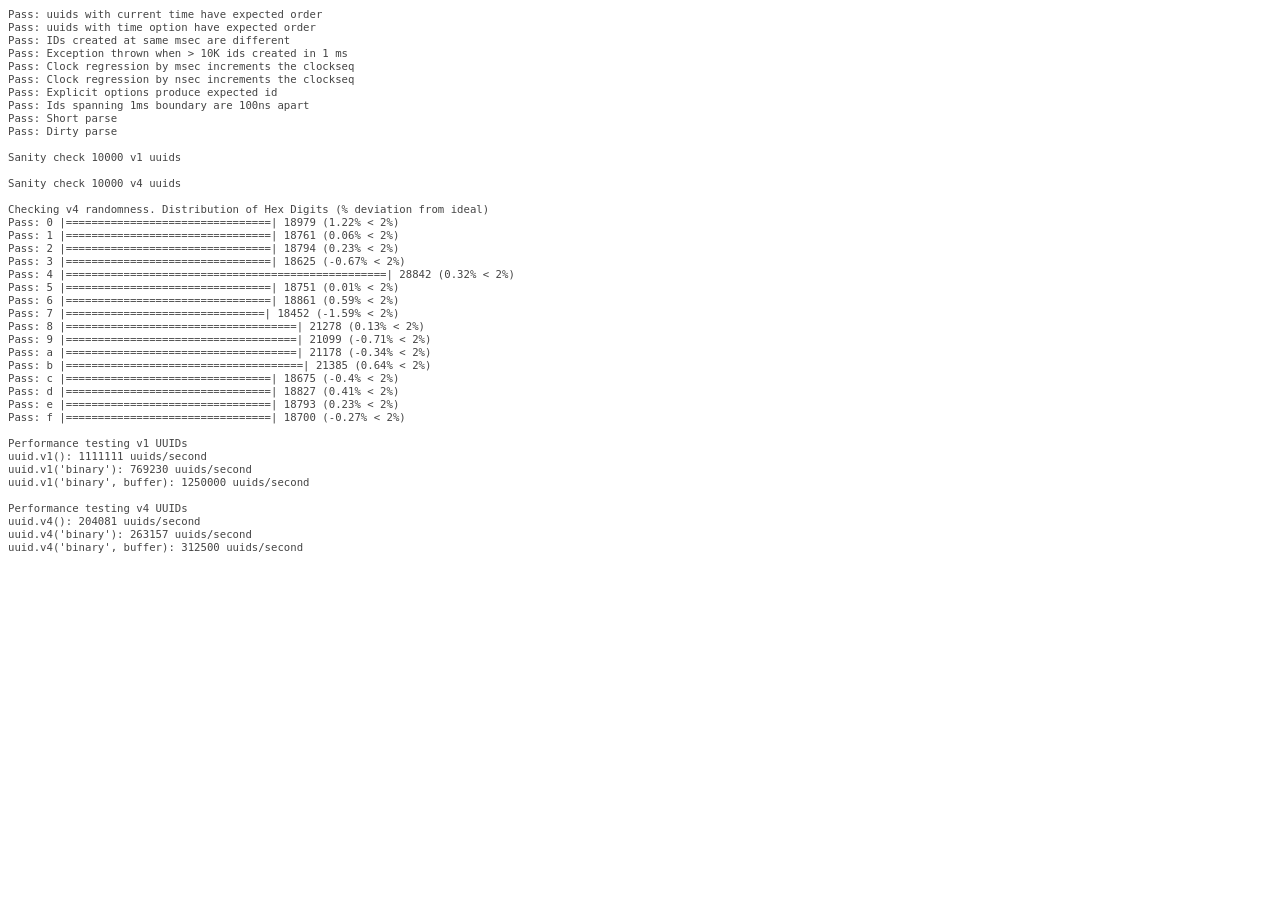
<file: node_modules/request/node_modules/node-uuid/test/test.html>
<html>
  <head>
    <style>
      div {
        font-family: monospace;
        font-size: 8pt;
      }
      div.log {color: #444;}
      div.warn {color: #550;}
      div.error {color: #800; font-weight: bold;}
    </style>
    <script src="../uuid.js"></script>
  </head>
  <body>
    <script src="./test.js"></script>
  </body>
</html>
</file>
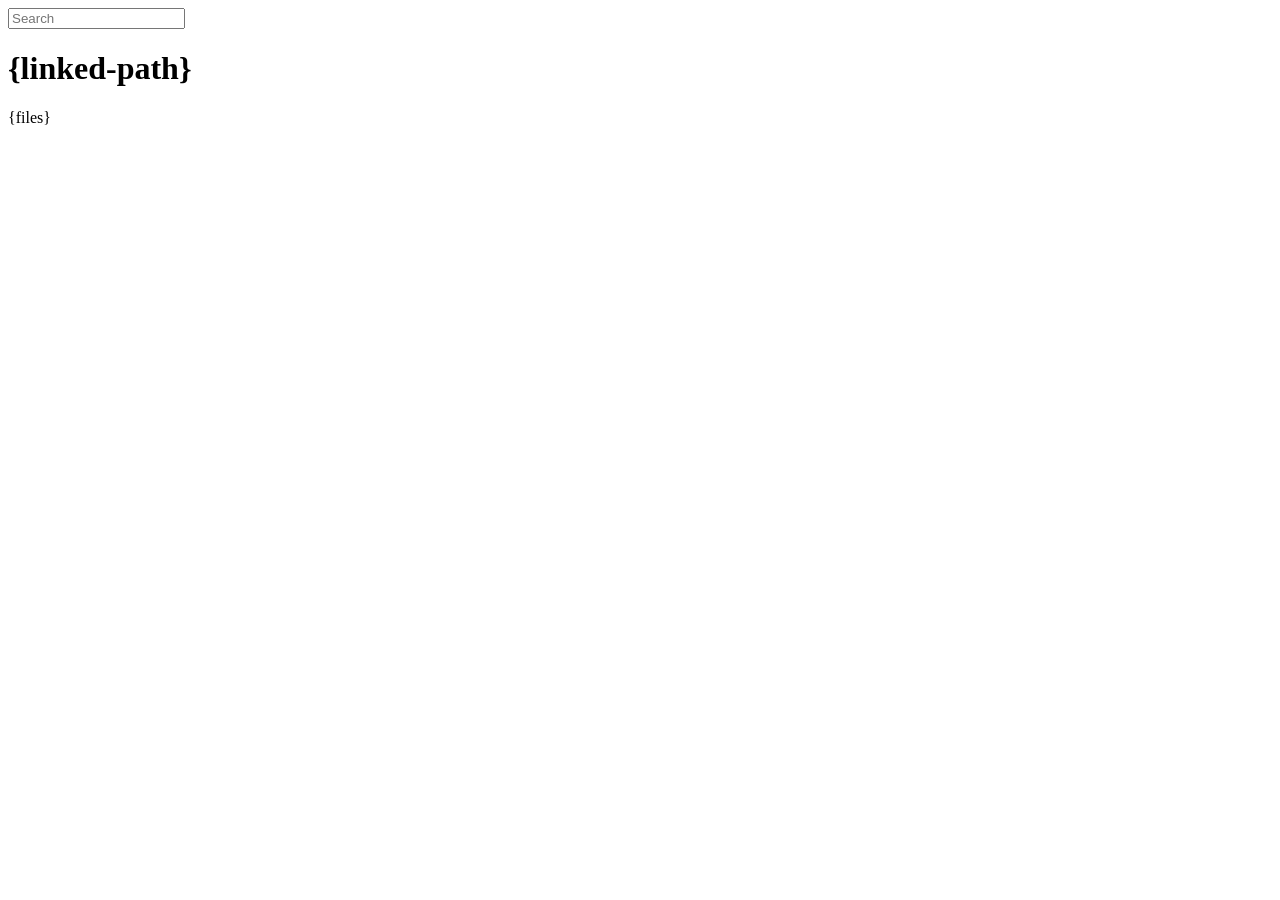
<file: node_modules/express/node_modules/connect/lib/public/directory.html>
<!DOCTYPE html>
<html>
  <head>
    <meta charset='utf-8'> 
    <meta name="viewport" content="width=device-width, initial-scale=1.0, maximum-scale=1.0, user-scalable=no" />
    <title>listing directory {directory}</title>
    <style>{style}</style>
    <script>
      function $(id){
        var el = 'string' == typeof id
          ? document.getElementById(id)
          : id;

        el.on = function(event, fn){
          if ('content loaded' == event) {
            event = window.attachEvent ? "load" : "DOMContentLoaded";
          }
          el.addEventListener
            ? el.addEventListener(event, fn, false)
            : el.attachEvent("on" + event, fn);
        };

        el.all = function(selector){
          return $(el.querySelectorAll(selector));
        };

        el.each = function(fn){
          for (var i = 0, len = el.length; i < len; ++i) {
            fn($(el[i]), i);
          }
        };

        el.getClasses = function(){
          return this.getAttribute('class').split(/\s+/);
        };

        el.addClass = function(name){
          var classes = this.getAttribute('class');
          el.setAttribute('class', classes
            ? classes + ' ' + name
            : name);
        };

        el.removeClass = function(name){
          var classes = this.getClasses().filter(function(curr){
            return curr != name;
          });
          this.setAttribute('class', classes.join(' '));
        };

        return el;
      }

      function search() {
        var str = $('search').value
          , links = $('files').all('a');

        links.each(function(link){
          var text = link.textContent;

          if ('..' == text) return;
          if (str.length && ~text.indexOf(str)) {
            link.addClass('highlight');
          } else {
            link.removeClass('highlight');
          }
        });
      }

      $(window).on('content loaded', function(){
        $('search').on('keyup', search);
      });
    </script>
  </head>
  <body class="directory">
    <input id="search" type="text" placeholder="Search" autocomplete="off" />
    <div id="wrapper">
      <h1>{linked-path}</h1>
      {files}
    </div>
  </body>
</html>
</file>
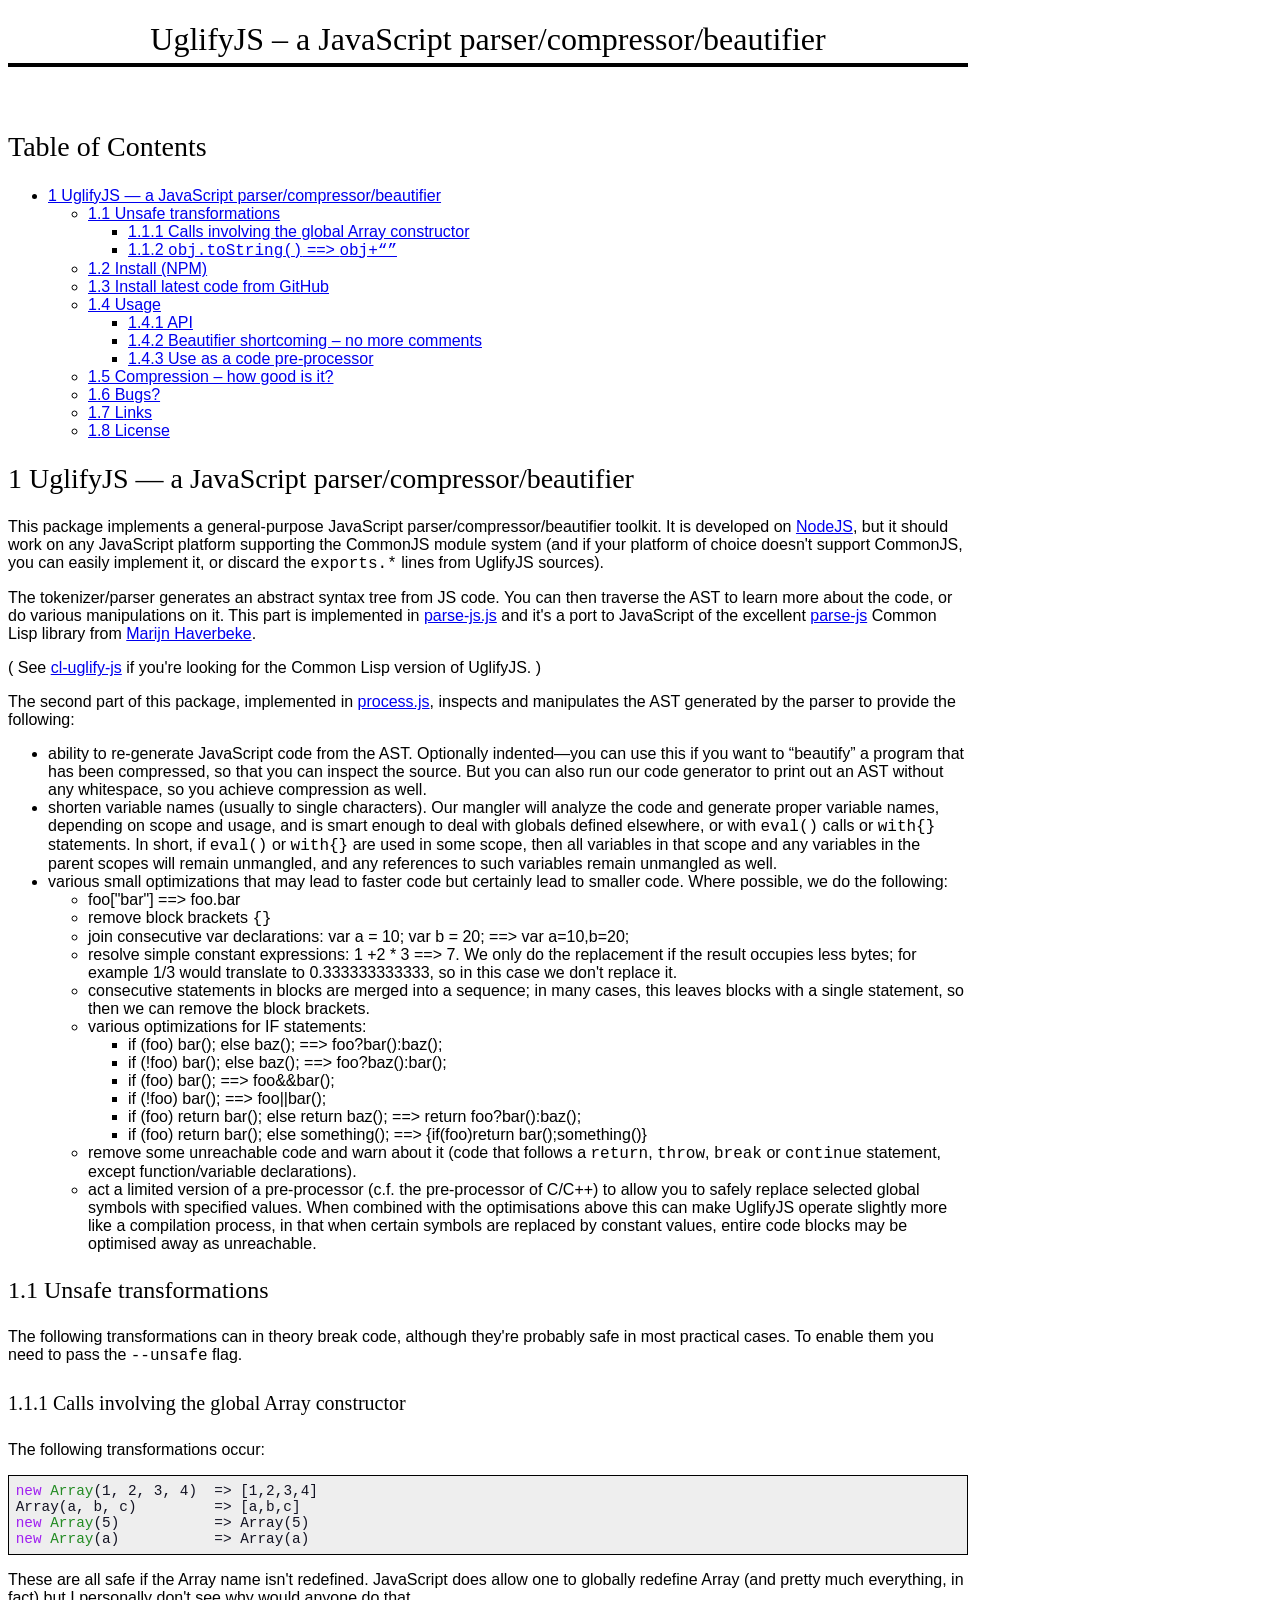
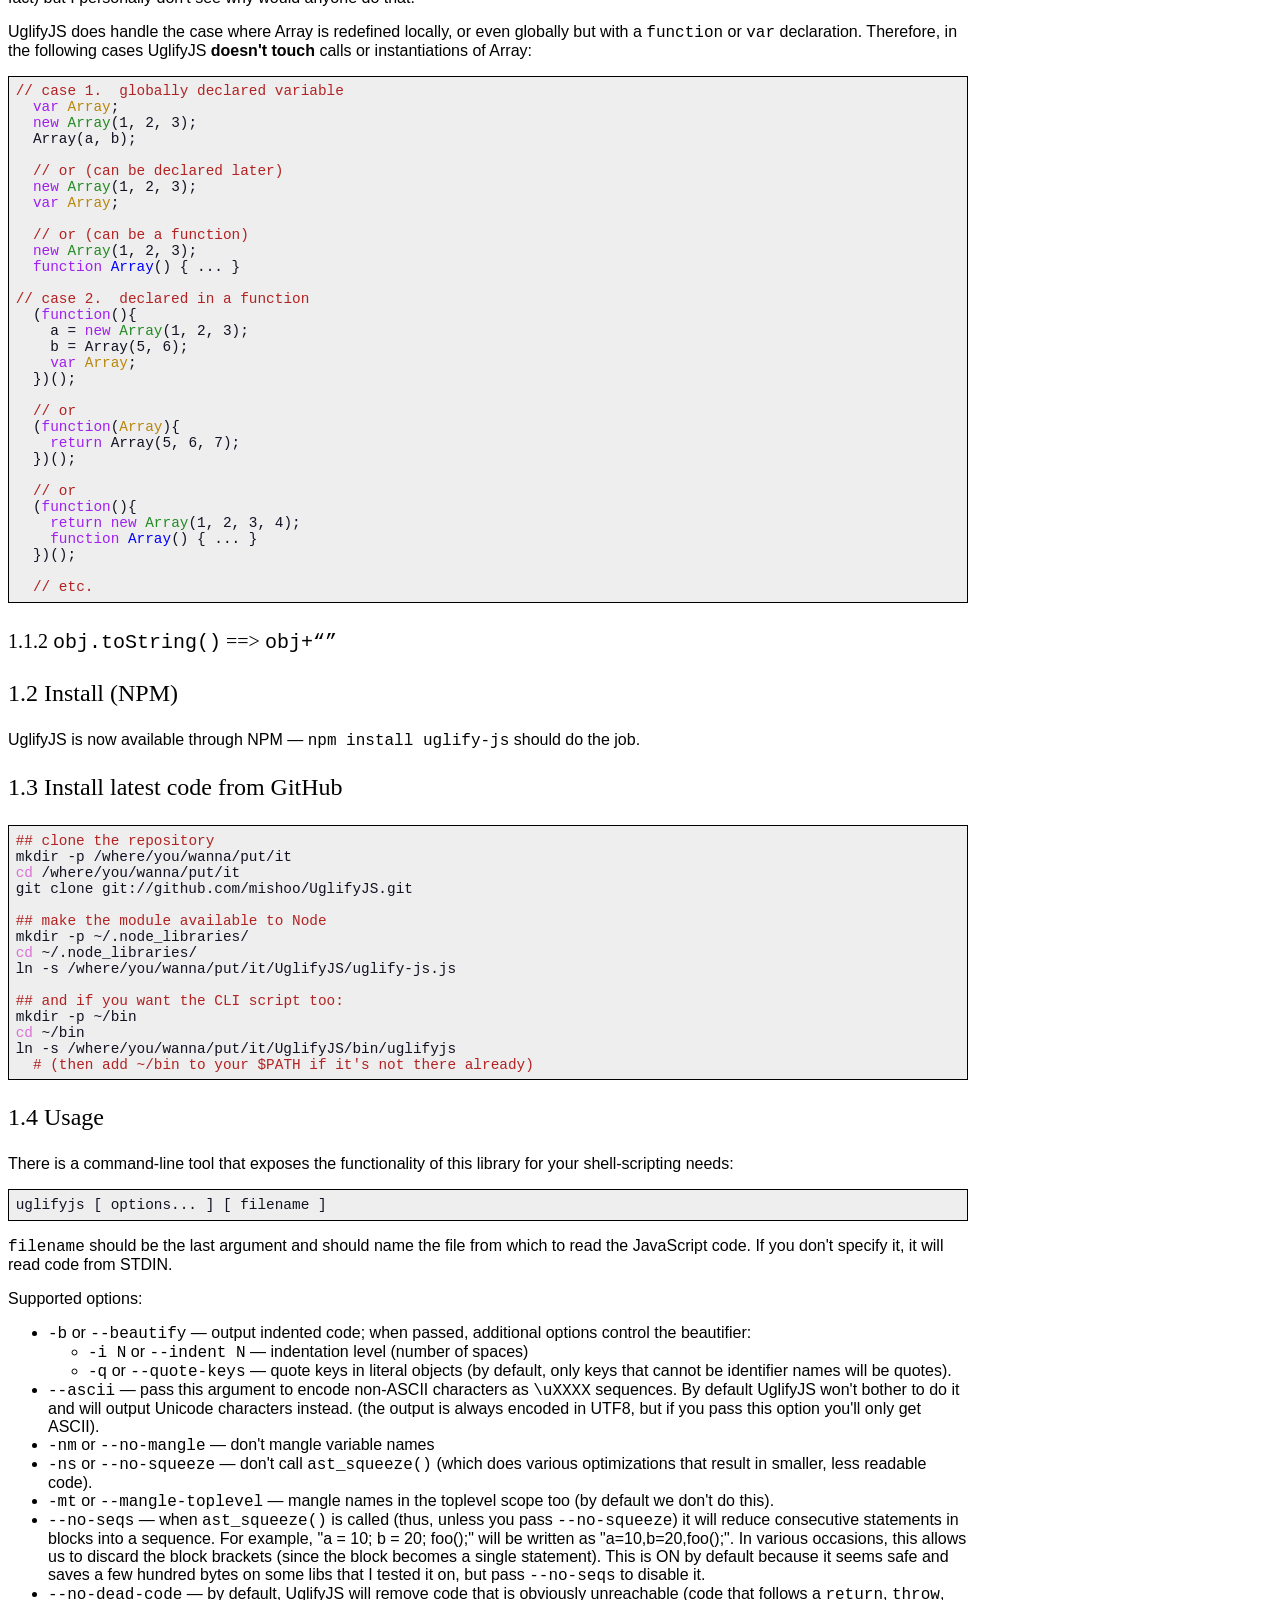
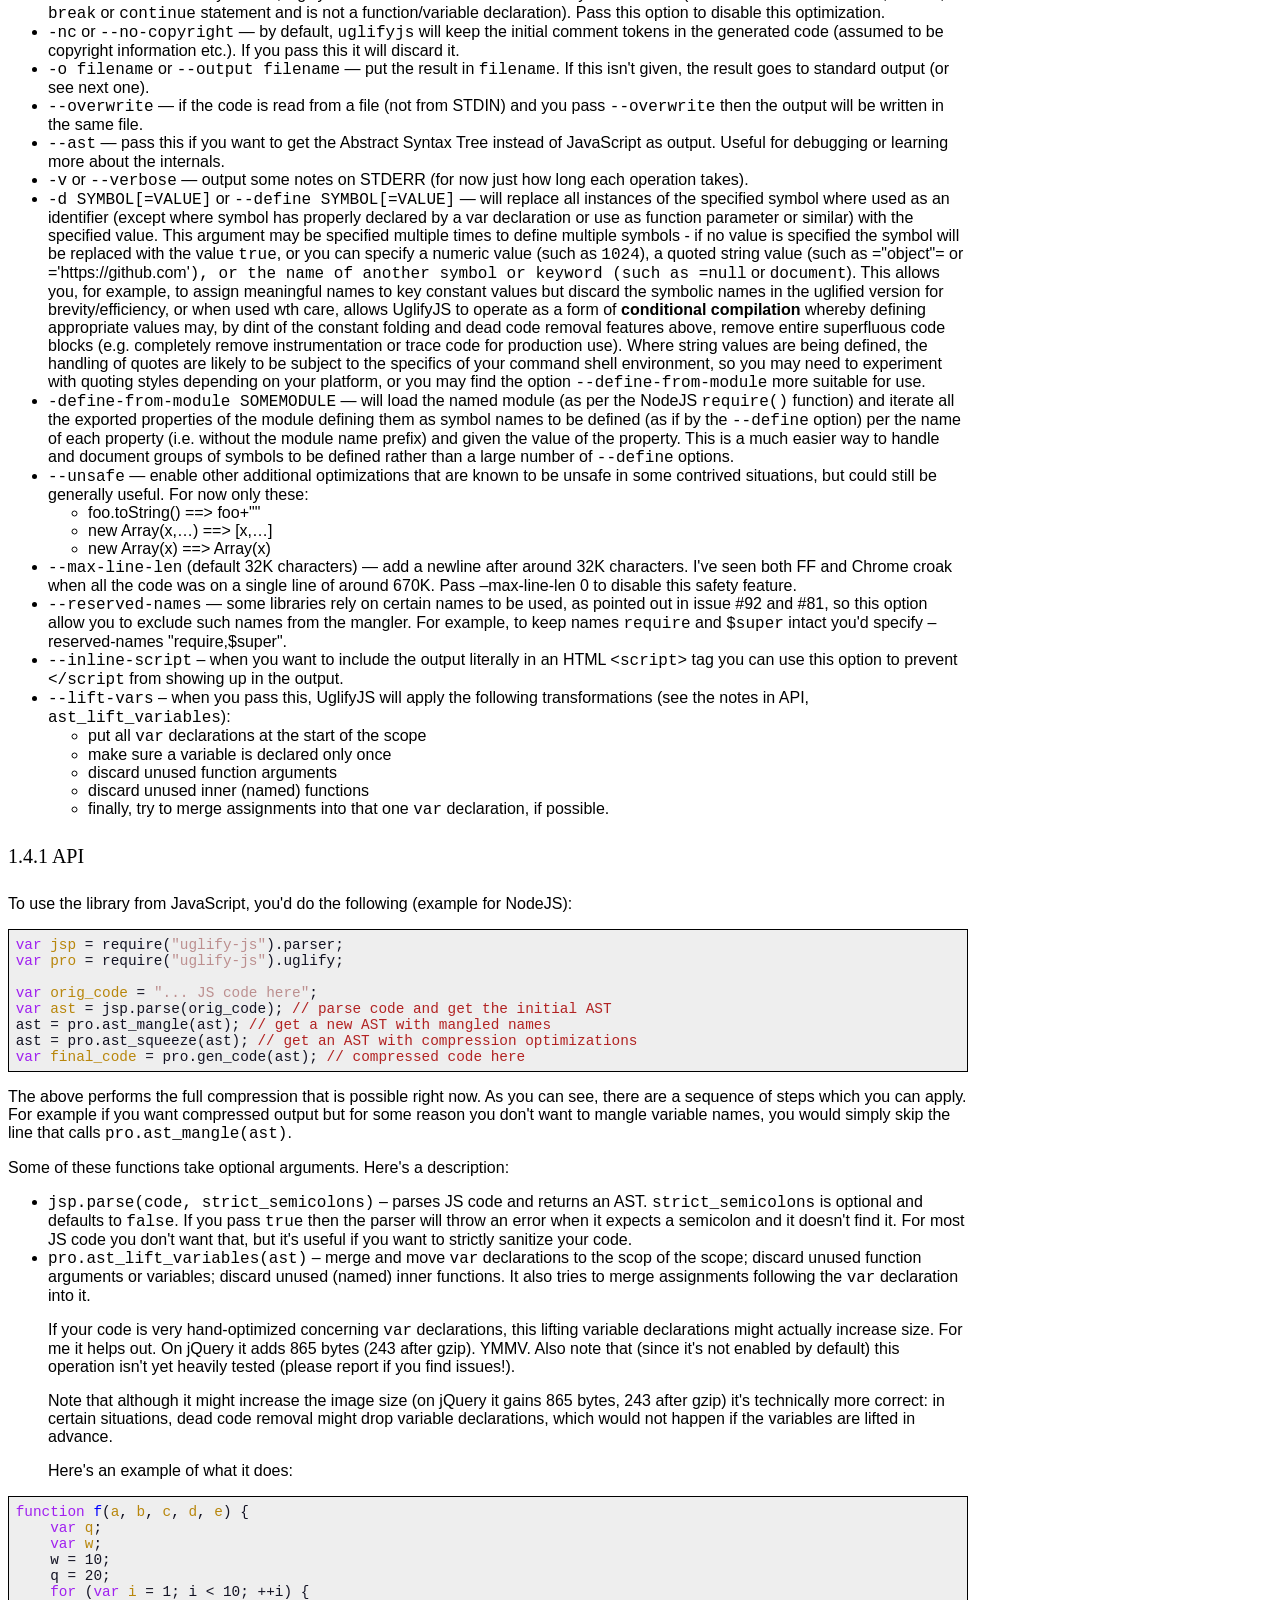
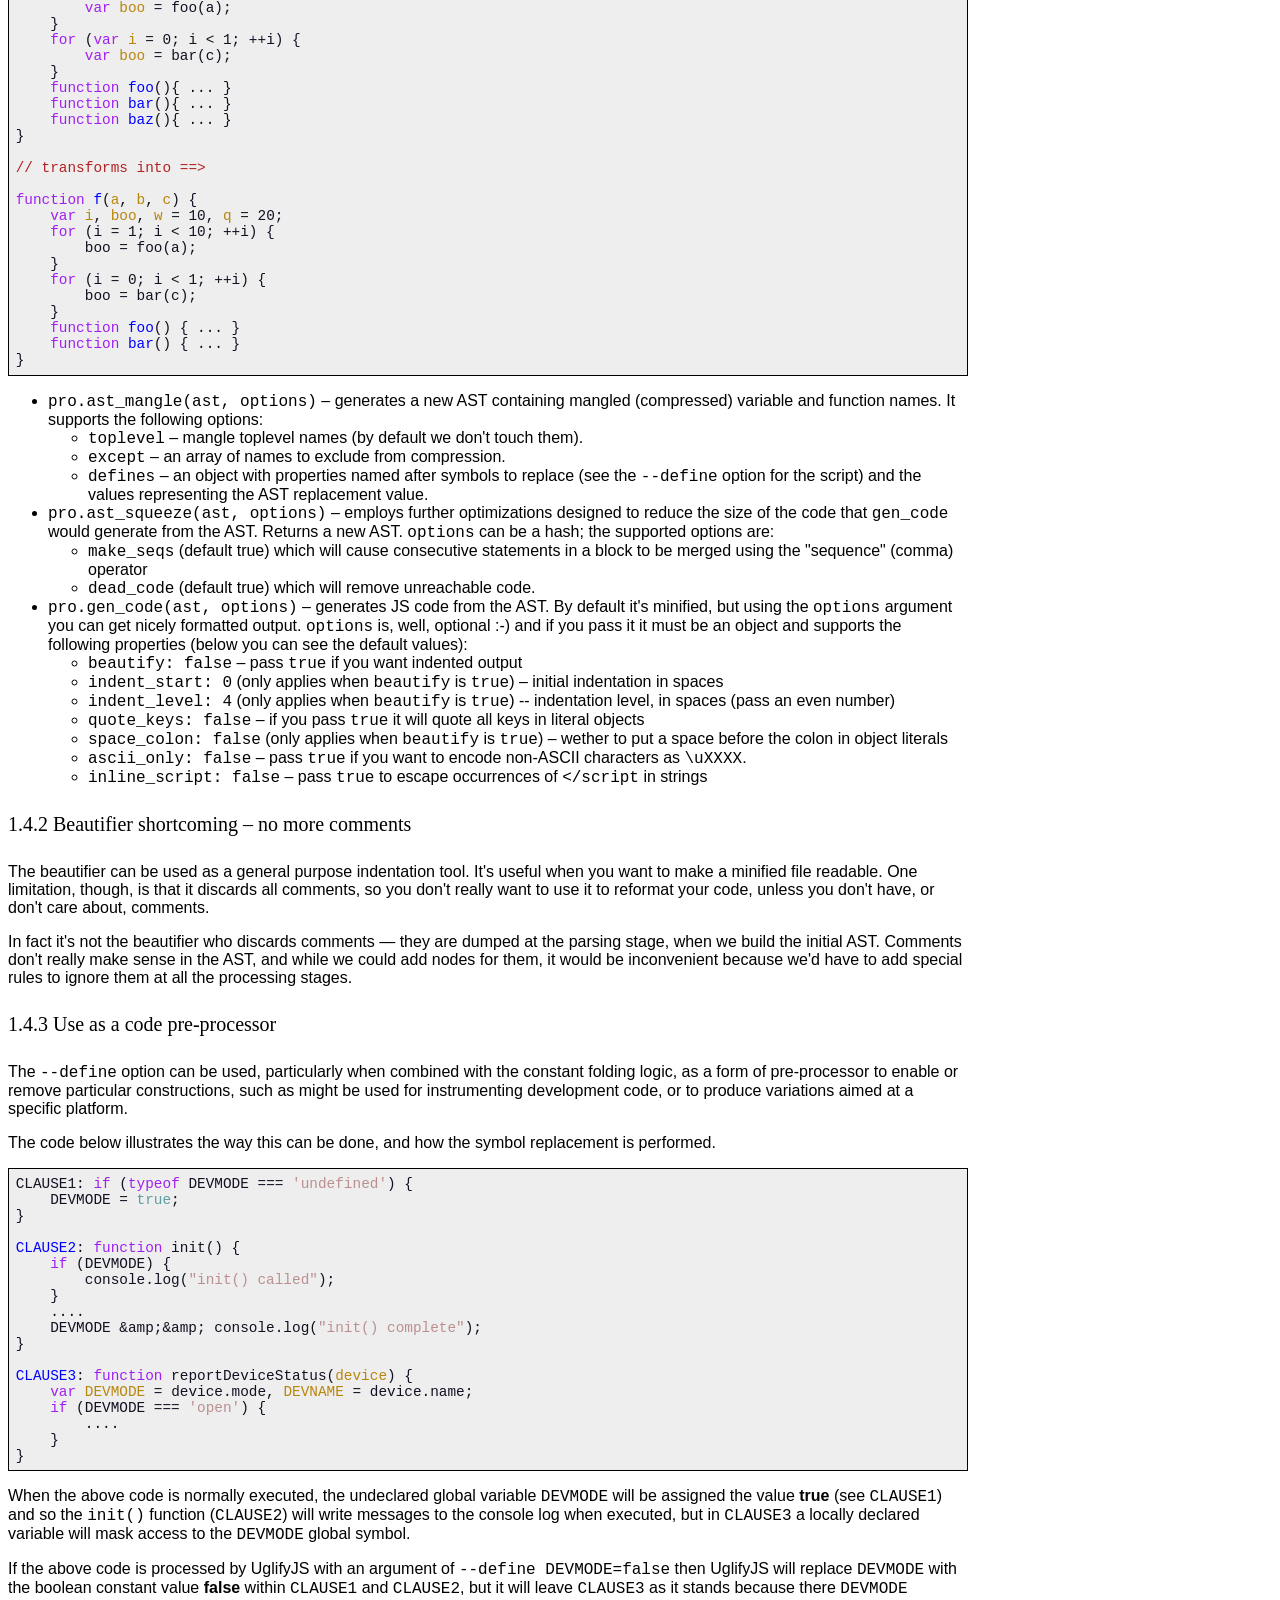
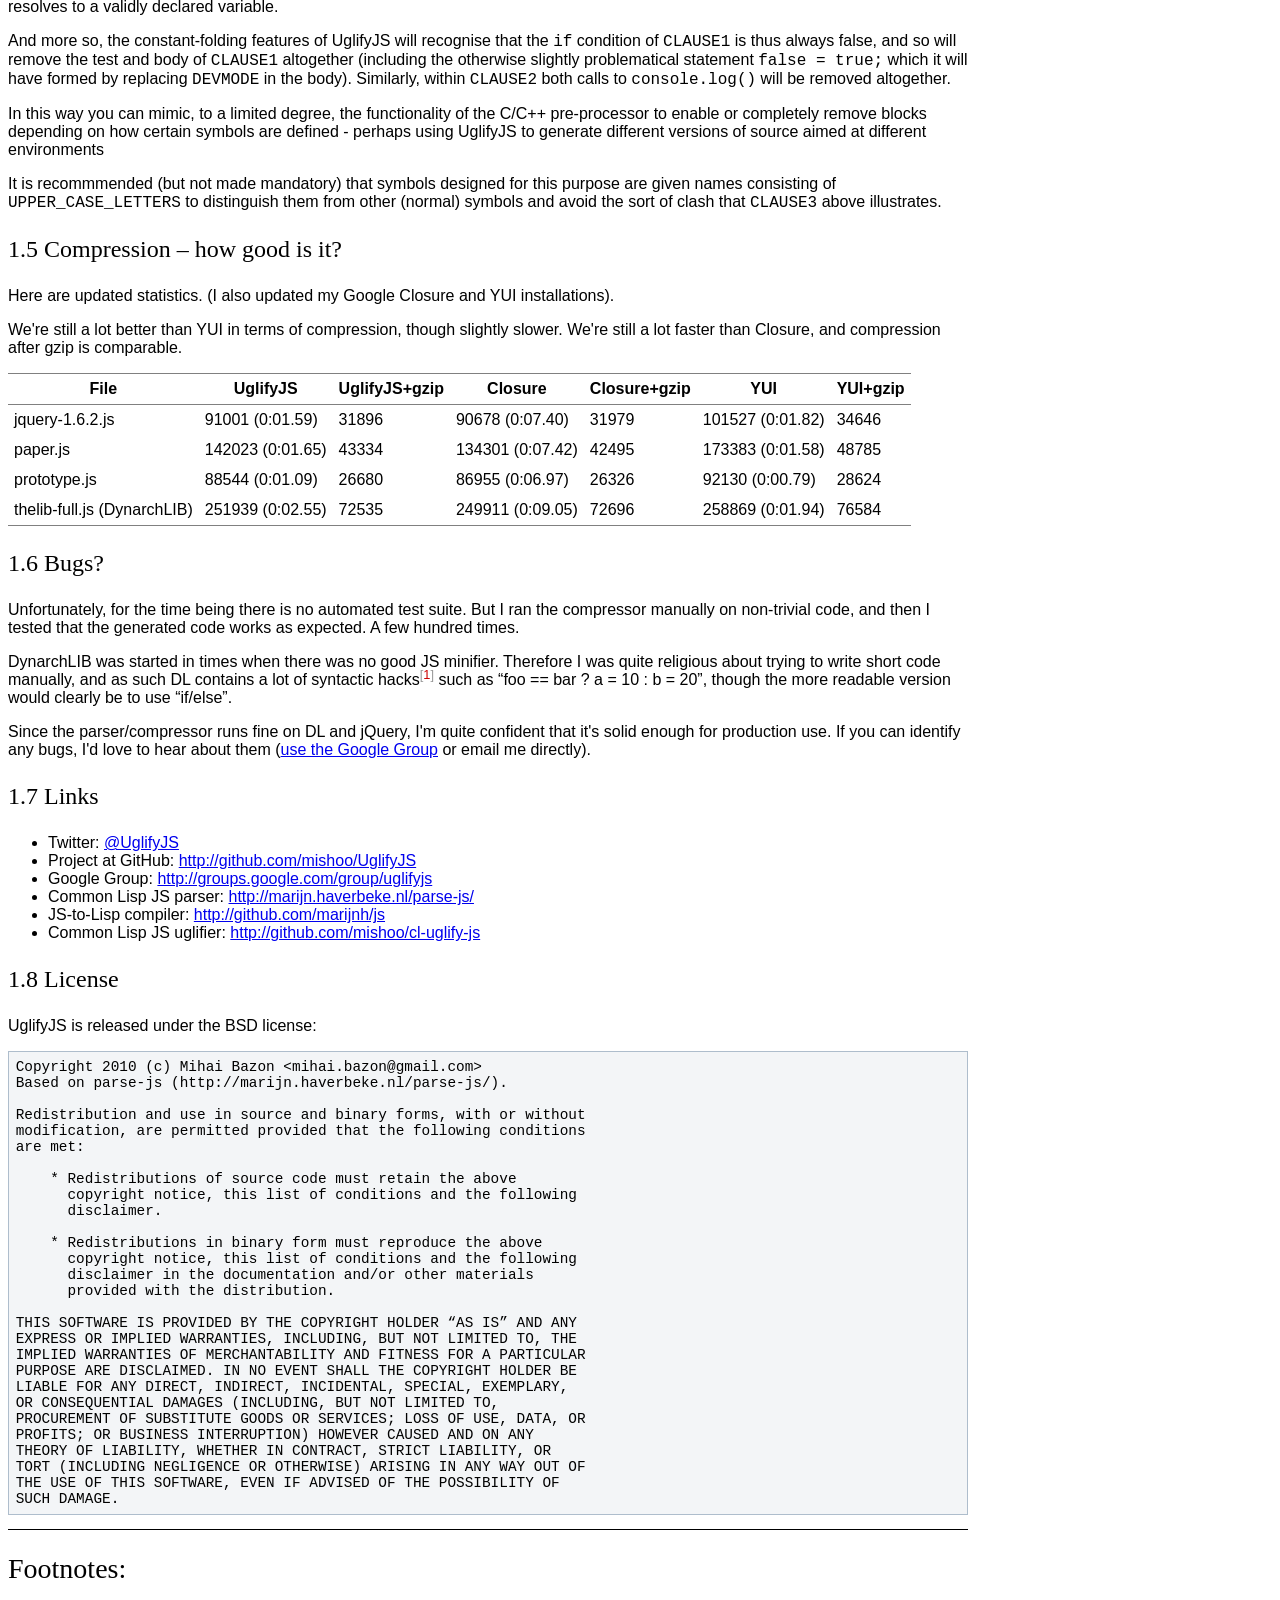
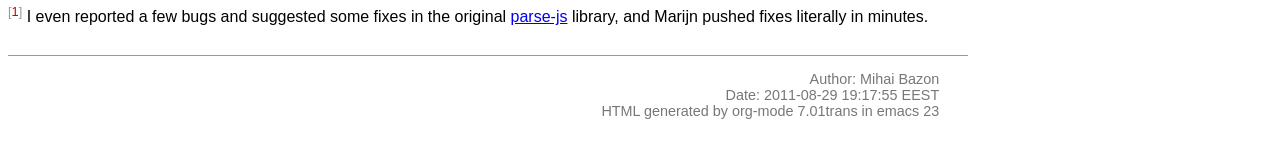
<file: node_modules/googleapis/node_modules/gapitoken/node_modules/jws/node_modules/tap/node_modules/runforcover/node_modules/bunker/node_modules/burrito/node_modules/uglify-js/README.html>
<?xml version="1.0" encoding="utf-8"?>
<!DOCTYPE html PUBLIC "-//W3C//DTD XHTML 1.0 Strict//EN"
               "http://www.w3.org/TR/xhtml1/DTD/xhtml1-strict.dtd">
<html xmlns="http://www.w3.org/1999/xhtml"
lang="en" xml:lang="en">
<head>
<title>UglifyJS -- a JavaScript parser/compressor/beautifier</title>
<meta http-equiv="Content-Type" content="text/html;charset=utf-8"/>
<meta name="generator" content="Org-mode"/>
<meta name="generated" content="2011-08-29 19:17:55 EEST"/>
<meta name="author" content="Mihai Bazon"/>
<meta name="description" content="a JavaScript parser/compressor/beautifier in JavaScript"/>
<meta name="keywords" content="javascript, js, parser, compiler, compressor, mangle, minify, minifier"/>
<style type="text/css">
 <!--/*--><![CDATA[/*><!--*/
  html { font-family: Times, serif; font-size: 12pt; }
  .title  { text-align: center; }
  .todo   { color: red; }
  .done   { color: green; }
  .tag    { background-color: #add8e6; font-weight:normal }
  .target { }
  .timestamp { color: #bebebe; }
  .timestamp-kwd { color: #5f9ea0; }
  p.verse { margin-left: 3% }
  pre {
	border: 1pt solid #AEBDCC;
	background-color: #F3F5F7;
	padding: 5pt;
	font-family: courier, monospace;
        font-size: 90%;
        overflow:auto;
  }
  table { border-collapse: collapse; }
  td, th { vertical-align: top; }
  dt { font-weight: bold; }
  div.figure { padding: 0.5em; }
  div.figure p { text-align: center; }
  textarea { overflow-x: auto; }
  .linenr { font-size:smaller }
  .code-highlighted {background-color:#ffff00;}
  .org-info-js_info-navigation { border-style:none; }
  #org-info-js_console-label { font-size:10px; font-weight:bold;
                               white-space:nowrap; }
  .org-info-js_search-highlight {background-color:#ffff00; color:#000000;
                                 font-weight:bold; }
  /*]]>*/-->
</style>
<link rel="stylesheet" type="text/css" href="docstyle.css" />
<script type="text/javascript">
<!--/*--><![CDATA[/*><!--*/
 function CodeHighlightOn(elem, id)
 {
   var target = document.getElementById(id);
   if(null != target) {
     elem.cacheClassElem = elem.className;
     elem.cacheClassTarget = target.className;
     target.className = "code-highlighted";
     elem.className   = "code-highlighted";
   }
 }
 function CodeHighlightOff(elem, id)
 {
   var target = document.getElementById(id);
   if(elem.cacheClassElem)
     elem.className = elem.cacheClassElem;
   if(elem.cacheClassTarget)
     target.className = elem.cacheClassTarget;
 }
/*]]>*///-->
</script>

</head>
<body>
<div id="content">

<h1 class="title">UglifyJS &ndash; a JavaScript parser/compressor/beautifier</h1>


<div id="table-of-contents">
<h2>Table of Contents</h2>
<div id="text-table-of-contents">
<ul>
<li><a href="#sec-1">1 UglifyJS &mdash; a JavaScript parser/compressor/beautifier </a>
<ul>
<li><a href="#sec-1_1">1.1 Unsafe transformations </a>
<ul>
<li><a href="#sec-1_1_1">1.1.1 Calls involving the global Array constructor </a></li>
<li><a href="#sec-1_1_2">1.1.2 <code>obj.toString()</code> ==&gt; <code>obj+“”</code> </a></li>
</ul>
</li>
<li><a href="#sec-1_2">1.2 Install (NPM) </a></li>
<li><a href="#sec-1_3">1.3 Install latest code from GitHub </a></li>
<li><a href="#sec-1_4">1.4 Usage </a>
<ul>
<li><a href="#sec-1_4_1">1.4.1 API </a></li>
<li><a href="#sec-1_4_2">1.4.2 Beautifier shortcoming &ndash; no more comments </a></li>
<li><a href="#sec-1_4_3">1.4.3 Use as a code pre-processor </a></li>
</ul>
</li>
<li><a href="#sec-1_5">1.5 Compression &ndash; how good is it? </a></li>
<li><a href="#sec-1_6">1.6 Bugs? </a></li>
<li><a href="#sec-1_7">1.7 Links </a></li>
<li><a href="#sec-1_8">1.8 License </a></li>
</ul>
</li>
</ul>
</div>
</div>

<div id="outline-container-1" class="outline-2">
<h2 id="sec-1"><span class="section-number-2">1</span> UglifyJS &mdash; a JavaScript parser/compressor/beautifier </h2>
<div class="outline-text-2" id="text-1">


<p>
This package implements a general-purpose JavaScript
parser/compressor/beautifier toolkit.  It is developed on <a href="http://nodejs.org/">NodeJS</a>, but it
should work on any JavaScript platform supporting the CommonJS module system
(and if your platform of choice doesn't support CommonJS, you can easily
implement it, or discard the <code>exports.*</code> lines from UglifyJS sources).
</p>
<p>
The tokenizer/parser generates an abstract syntax tree from JS code.  You
can then traverse the AST to learn more about the code, or do various
manipulations on it.  This part is implemented in <a href="../lib/parse-js.js">parse-js.js</a> and it's a
port to JavaScript of the excellent <a href="http://marijn.haverbeke.nl/parse-js/">parse-js</a> Common Lisp library from <a href="http://marijn.haverbeke.nl/">Marijn Haverbeke</a>.
</p>
<p>
( See <a href="http://github.com/mishoo/cl-uglify-js">cl-uglify-js</a> if you're looking for the Common Lisp version of
UglifyJS. )
</p>
<p>
The second part of this package, implemented in <a href="../lib/process.js">process.js</a>, inspects and
manipulates the AST generated by the parser to provide the following:
</p>
<ul>
<li>
ability to re-generate JavaScript code from the AST.  Optionally
indented&mdash;you can use this if you want to “beautify” a program that has
been compressed, so that you can inspect the source.  But you can also run
our code generator to print out an AST without any whitespace, so you
achieve compression as well.

</li>
<li>
shorten variable names (usually to single characters).  Our mangler will
analyze the code and generate proper variable names, depending on scope
and usage, and is smart enough to deal with globals defined elsewhere, or
with <code>eval()</code> calls or <code>with{}</code> statements.  In short, if <code>eval()</code> or
<code>with{}</code> are used in some scope, then all variables in that scope and any
variables in the parent scopes will remain unmangled, and any references
to such variables remain unmangled as well.

</li>
<li>
various small optimizations that may lead to faster code but certainly
lead to smaller code.  Where possible, we do the following:

<ul>
<li>
foo["bar"]  ==&gt;  foo.bar

</li>
<li>
remove block brackets <code>{}</code>

</li>
<li>
join consecutive var declarations:
var a = 10; var b = 20; ==&gt; var a=10,b=20;

</li>
<li>
resolve simple constant expressions: 1 +2 * 3 ==&gt; 7.  We only do the
replacement if the result occupies less bytes; for example 1/3 would
translate to 0.333333333333, so in this case we don't replace it.

</li>
<li>
consecutive statements in blocks are merged into a sequence; in many
cases, this leaves blocks with a single statement, so then we can remove
the block brackets.

</li>
<li>
various optimizations for IF statements:

<ul>
<li>
if (foo) bar(); else baz(); ==&gt; foo?bar():baz();
</li>
<li>
if (!foo) bar(); else baz(); ==&gt; foo?baz():bar();
</li>
<li>
if (foo) bar(); ==&gt; foo&amp;&amp;bar();
</li>
<li>
if (!foo) bar(); ==&gt; foo||bar();
</li>
<li>
if (foo) return bar(); else return baz(); ==&gt; return foo?bar():baz();
</li>
<li>
if (foo) return bar(); else something(); ==&gt; {if(foo)return bar();something()}

</li>
</ul>
</li>
<li>
remove some unreachable code and warn about it (code that follows a
<code>return</code>, <code>throw</code>, <code>break</code> or <code>continue</code> statement, except
function/variable declarations).

</li>
<li>
act a limited version of a pre-processor (c.f. the pre-processor of
C/C++) to allow you to safely replace selected global symbols with
specified values.  When combined with the optimisations above this can
make UglifyJS operate slightly more like a compilation process, in
that when certain symbols are replaced by constant values, entire code
blocks may be optimised away as unreachable.
</li>
</ul>
</li>
</ul>



</div>

<div id="outline-container-1_1" class="outline-3">
<h3 id="sec-1_1"><span class="section-number-3">1.1</span> <span class="target">Unsafe transformations</span>  </h3>
<div class="outline-text-3" id="text-1_1">


<p>
The following transformations can in theory break code, although they're
probably safe in most practical cases.  To enable them you need to pass the
<code>--unsafe</code> flag.
</p>

</div>

<div id="outline-container-1_1_1" class="outline-4">
<h4 id="sec-1_1_1"><span class="section-number-4">1.1.1</span> Calls involving the global Array constructor </h4>
<div class="outline-text-4" id="text-1_1_1">


<p>
The following transformations occur:
</p>



<pre class="src src-js"><span style="color: #a020f0;">new</span> <span style="color: #228b22;">Array</span>(1, 2, 3, 4)  =&gt; [1,2,3,4]
Array(a, b, c)         =&gt; [a,b,c]
<span style="color: #a020f0;">new</span> <span style="color: #228b22;">Array</span>(5)           =&gt; Array(5)
<span style="color: #a020f0;">new</span> <span style="color: #228b22;">Array</span>(a)           =&gt; Array(a)
</pre>



<p>
These are all safe if the Array name isn't redefined.  JavaScript does allow
one to globally redefine Array (and pretty much everything, in fact) but I
personally don't see why would anyone do that.
</p>
<p>
UglifyJS does handle the case where Array is redefined locally, or even
globally but with a <code>function</code> or <code>var</code> declaration.  Therefore, in the
following cases UglifyJS <b>doesn't touch</b> calls or instantiations of Array:
</p>



<pre class="src src-js"><span style="color: #b22222;">// </span><span style="color: #b22222;">case 1.  globally declared variable
</span>  <span style="color: #a020f0;">var</span> <span style="color: #b8860b;">Array</span>;
  <span style="color: #a020f0;">new</span> <span style="color: #228b22;">Array</span>(1, 2, 3);
  Array(a, b);

  <span style="color: #b22222;">// </span><span style="color: #b22222;">or (can be declared later)
</span>  <span style="color: #a020f0;">new</span> <span style="color: #228b22;">Array</span>(1, 2, 3);
  <span style="color: #a020f0;">var</span> <span style="color: #b8860b;">Array</span>;

  <span style="color: #b22222;">// </span><span style="color: #b22222;">or (can be a function)
</span>  <span style="color: #a020f0;">new</span> <span style="color: #228b22;">Array</span>(1, 2, 3);
  <span style="color: #a020f0;">function</span> <span style="color: #0000ff;">Array</span>() { ... }

<span style="color: #b22222;">// </span><span style="color: #b22222;">case 2.  declared in a function
</span>  (<span style="color: #a020f0;">function</span>(){
    a = <span style="color: #a020f0;">new</span> <span style="color: #228b22;">Array</span>(1, 2, 3);
    b = Array(5, 6);
    <span style="color: #a020f0;">var</span> <span style="color: #b8860b;">Array</span>;
  })();

  <span style="color: #b22222;">// </span><span style="color: #b22222;">or
</span>  (<span style="color: #a020f0;">function</span>(<span style="color: #b8860b;">Array</span>){
    <span style="color: #a020f0;">return</span> Array(5, 6, 7);
  })();

  <span style="color: #b22222;">// </span><span style="color: #b22222;">or
</span>  (<span style="color: #a020f0;">function</span>(){
    <span style="color: #a020f0;">return</span> <span style="color: #a020f0;">new</span> <span style="color: #228b22;">Array</span>(1, 2, 3, 4);
    <span style="color: #a020f0;">function</span> <span style="color: #0000ff;">Array</span>() { ... }
  })();

  <span style="color: #b22222;">// </span><span style="color: #b22222;">etc.
</span></pre>



</div>

</div>

<div id="outline-container-1_1_2" class="outline-4">
<h4 id="sec-1_1_2"><span class="section-number-4">1.1.2</span> <code>obj.toString()</code> ==&gt; <code>obj+“”</code> </h4>
<div class="outline-text-4" id="text-1_1_2">


</div>
</div>

</div>

<div id="outline-container-1_2" class="outline-3">
<h3 id="sec-1_2"><span class="section-number-3">1.2</span> Install (NPM) </h3>
<div class="outline-text-3" id="text-1_2">


<p>
UglifyJS is now available through NPM &mdash; <code>npm install uglify-js</code> should do
the job.
</p>
</div>

</div>

<div id="outline-container-1_3" class="outline-3">
<h3 id="sec-1_3"><span class="section-number-3">1.3</span> Install latest code from GitHub </h3>
<div class="outline-text-3" id="text-1_3">





<pre class="src src-sh"><span style="color: #b22222;">## </span><span style="color: #b22222;">clone the repository
</span>mkdir -p /where/you/wanna/put/it
<span style="color: #da70d6;">cd</span> /where/you/wanna/put/it
git clone git://github.com/mishoo/UglifyJS.git

<span style="color: #b22222;">## </span><span style="color: #b22222;">make the module available to Node
</span>mkdir -p ~/.node_libraries/
<span style="color: #da70d6;">cd</span> ~/.node_libraries/
ln -s /where/you/wanna/put/it/UglifyJS/uglify-js.js

<span style="color: #b22222;">## </span><span style="color: #b22222;">and if you want the CLI script too:
</span>mkdir -p ~/bin
<span style="color: #da70d6;">cd</span> ~/bin
ln -s /where/you/wanna/put/it/UglifyJS/bin/uglifyjs
  <span style="color: #b22222;"># </span><span style="color: #b22222;">(then add ~/bin to your $PATH if it's not there already)
</span></pre>



</div>

</div>

<div id="outline-container-1_4" class="outline-3">
<h3 id="sec-1_4"><span class="section-number-3">1.4</span> Usage </h3>
<div class="outline-text-3" id="text-1_4">


<p>
There is a command-line tool that exposes the functionality of this library
for your shell-scripting needs:
</p>



<pre class="src src-sh">uglifyjs [ options... ] [ filename ]
</pre>



<p>
<code>filename</code> should be the last argument and should name the file from which
to read the JavaScript code.  If you don't specify it, it will read code
from STDIN.
</p>
<p>
Supported options:
</p>
<ul>
<li>
<code>-b</code> or <code>--beautify</code> &mdash; output indented code; when passed, additional
options control the beautifier:

<ul>
<li>
<code>-i N</code> or <code>--indent N</code> &mdash; indentation level (number of spaces)

</li>
<li>
<code>-q</code> or <code>--quote-keys</code> &mdash; quote keys in literal objects (by default,
only keys that cannot be identifier names will be quotes).

</li>
</ul>
</li>
<li>
<code>--ascii</code> &mdash; pass this argument to encode non-ASCII characters as
<code>\uXXXX</code> sequences.  By default UglifyJS won't bother to do it and will
output Unicode characters instead.  (the output is always encoded in UTF8,
but if you pass this option you'll only get ASCII).

</li>
<li>
<code>-nm</code> or <code>--no-mangle</code> &mdash; don't mangle variable names

</li>
<li>
<code>-ns</code> or <code>--no-squeeze</code> &mdash; don't call <code>ast_squeeze()</code> (which does various
optimizations that result in smaller, less readable code).

</li>
<li>
<code>-mt</code> or <code>--mangle-toplevel</code> &mdash; mangle names in the toplevel scope too
(by default we don't do this).

</li>
<li>
<code>--no-seqs</code> &mdash; when <code>ast_squeeze()</code> is called (thus, unless you pass
<code>--no-squeeze</code>) it will reduce consecutive statements in blocks into a
sequence.  For example, "a = 10; b = 20; foo();" will be written as
"a=10,b=20,foo();".  In various occasions, this allows us to discard the
block brackets (since the block becomes a single statement).  This is ON
by default because it seems safe and saves a few hundred bytes on some
libs that I tested it on, but pass <code>--no-seqs</code> to disable it.

</li>
<li>
<code>--no-dead-code</code> &mdash; by default, UglifyJS will remove code that is
obviously unreachable (code that follows a <code>return</code>, <code>throw</code>, <code>break</code> or
<code>continue</code> statement and is not a function/variable declaration).  Pass
this option to disable this optimization.

</li>
<li>
<code>-nc</code> or <code>--no-copyright</code> &mdash; by default, <code>uglifyjs</code> will keep the initial
comment tokens in the generated code (assumed to be copyright information
etc.).  If you pass this it will discard it.

</li>
<li>
<code>-o filename</code> or <code>--output filename</code> &mdash; put the result in <code>filename</code>.  If
this isn't given, the result goes to standard output (or see next one).

</li>
<li>
<code>--overwrite</code> &mdash; if the code is read from a file (not from STDIN) and you
pass <code>--overwrite</code> then the output will be written in the same file.

</li>
<li>
<code>--ast</code> &mdash; pass this if you want to get the Abstract Syntax Tree instead
of JavaScript as output.  Useful for debugging or learning more about the
internals.

</li>
<li>
<code>-v</code> or <code>--verbose</code> &mdash; output some notes on STDERR (for now just how long
each operation takes).

</li>
<li>
<code>-d SYMBOL[=VALUE]</code> or <code>--define SYMBOL[=VALUE]</code> &mdash; will replace
all instances of the specified symbol where used as an identifier
(except where symbol has properly declared by a var declaration or
use as function parameter or similar) with the specified value. This
argument may be specified multiple times to define multiple
symbols - if no value is specified the symbol will be replaced with
the value <code>true</code>, or you can specify a numeric value (such as
<code>1024</code>), a quoted string value (such as ="object"= or
='https://github.com'<code>), or the name of another symbol or keyword   (such as =null</code> or <code>document</code>).  
This allows you, for example, to assign meaningful names to key
constant values but discard the symbolic names in the uglified
version for brevity/efficiency, or when used wth care, allows
UglifyJS to operate as a form of <b>conditional compilation</b>
whereby defining appropriate values may, by dint of the constant
folding and dead code removal features above, remove entire
superfluous code blocks (e.g. completely remove instrumentation or
trace code for production use).
Where string values are being defined, the handling of quotes are
likely to be subject to the specifics of your command shell
environment, so you may need to experiment with quoting styles
depending on your platform, or you may find the option
<code>--define-from-module</code> more suitable for use.

</li>
<li>
<code>-define-from-module SOMEMODULE</code> &mdash; will load the named module (as
per the NodeJS <code>require()</code> function) and iterate all the exported
properties of the module defining them as symbol names to be defined
(as if by the <code>--define</code> option) per the name of each property
(i.e. without the module name prefix) and given the value of the
property. This is a much easier way to handle and document groups of
symbols to be defined rather than a large number of <code>--define</code>
options.

</li>
<li>
<code>--unsafe</code> &mdash; enable other additional optimizations that are known to be
unsafe in some contrived situations, but could still be generally useful.
For now only these:

<ul>
<li>
foo.toString()  ==&gt;  foo+""
</li>
<li>
new Array(x,&hellip;)  ==&gt; [x,&hellip;]
</li>
<li>
new Array(x) ==&gt; Array(x)

</li>
</ul>
</li>
<li>
<code>--max-line-len</code> (default 32K characters) &mdash; add a newline after around
32K characters.  I've seen both FF and Chrome croak when all the code was
on a single line of around 670K.  Pass &ndash;max-line-len 0 to disable this
safety feature.

</li>
<li>
<code>--reserved-names</code> &mdash; some libraries rely on certain names to be used, as
pointed out in issue #92 and #81, so this option allow you to exclude such
names from the mangler.  For example, to keep names <code>require</code> and <code>$super</code>
intact you'd specify &ndash;reserved-names "require,$super".

</li>
<li>
<code>--inline-script</code> &ndash; when you want to include the output literally in an
HTML <code>&lt;script&gt;</code> tag you can use this option to prevent <code>&lt;/script</code> from
showing up in the output.

</li>
<li>
<code>--lift-vars</code> &ndash; when you pass this, UglifyJS will apply the following
transformations (see the notes in API, <code>ast_lift_variables</code>):

<ul>
<li>
put all <code>var</code> declarations at the start of the scope
</li>
<li>
make sure a variable is declared only once
</li>
<li>
discard unused function arguments
</li>
<li>
discard unused inner (named) functions
</li>
<li>
finally, try to merge assignments into that one <code>var</code> declaration, if
possible.
</li>
</ul>
</li>
</ul>



</div>

<div id="outline-container-1_4_1" class="outline-4">
<h4 id="sec-1_4_1"><span class="section-number-4">1.4.1</span> API </h4>
<div class="outline-text-4" id="text-1_4_1">


<p>
To use the library from JavaScript, you'd do the following (example for
NodeJS):
</p>



<pre class="src src-js"><span style="color: #a020f0;">var</span> <span style="color: #b8860b;">jsp</span> = require(<span style="color: #bc8f8f;">"uglify-js"</span>).parser;
<span style="color: #a020f0;">var</span> <span style="color: #b8860b;">pro</span> = require(<span style="color: #bc8f8f;">"uglify-js"</span>).uglify;

<span style="color: #a020f0;">var</span> <span style="color: #b8860b;">orig_code</span> = <span style="color: #bc8f8f;">"... JS code here"</span>;
<span style="color: #a020f0;">var</span> <span style="color: #b8860b;">ast</span> = jsp.parse(orig_code); <span style="color: #b22222;">// </span><span style="color: #b22222;">parse code and get the initial AST
</span>ast = pro.ast_mangle(ast); <span style="color: #b22222;">// </span><span style="color: #b22222;">get a new AST with mangled names
</span>ast = pro.ast_squeeze(ast); <span style="color: #b22222;">// </span><span style="color: #b22222;">get an AST with compression optimizations
</span><span style="color: #a020f0;">var</span> <span style="color: #b8860b;">final_code</span> = pro.gen_code(ast); <span style="color: #b22222;">// </span><span style="color: #b22222;">compressed code here
</span></pre>



<p>
The above performs the full compression that is possible right now.  As you
can see, there are a sequence of steps which you can apply.  For example if
you want compressed output but for some reason you don't want to mangle
variable names, you would simply skip the line that calls
<code>pro.ast_mangle(ast)</code>.
</p>
<p>
Some of these functions take optional arguments.  Here's a description:
</p>
<ul>
<li>
<code>jsp.parse(code, strict_semicolons)</code> &ndash; parses JS code and returns an AST.
<code>strict_semicolons</code> is optional and defaults to <code>false</code>.  If you pass
<code>true</code> then the parser will throw an error when it expects a semicolon and
it doesn't find it.  For most JS code you don't want that, but it's useful
if you want to strictly sanitize your code.

</li>
<li>
<code>pro.ast_lift_variables(ast)</code> &ndash; merge and move <code>var</code> declarations to the
scop of the scope; discard unused function arguments or variables; discard
unused (named) inner functions.  It also tries to merge assignments
following the <code>var</code> declaration into it.

<p>
If your code is very hand-optimized concerning <code>var</code> declarations, this
lifting variable declarations might actually increase size.  For me it
helps out.  On jQuery it adds 865 bytes (243 after gzip).  YMMV.  Also
note that (since it's not enabled by default) this operation isn't yet
heavily tested (please report if you find issues!).
</p>
<p>
Note that although it might increase the image size (on jQuery it gains
865 bytes, 243 after gzip) it's technically more correct: in certain
situations, dead code removal might drop variable declarations, which
would not happen if the variables are lifted in advance.
</p>
<p>
Here's an example of what it does:
</p>
</li>
</ul>




<pre class="src src-js"><span style="color: #a020f0;">function</span> <span style="color: #0000ff;">f</span>(<span style="color: #b8860b;">a</span>, <span style="color: #b8860b;">b</span>, <span style="color: #b8860b;">c</span>, <span style="color: #b8860b;">d</span>, <span style="color: #b8860b;">e</span>) {
    <span style="color: #a020f0;">var</span> <span style="color: #b8860b;">q</span>;
    <span style="color: #a020f0;">var</span> <span style="color: #b8860b;">w</span>;
    w = 10;
    q = 20;
    <span style="color: #a020f0;">for</span> (<span style="color: #a020f0;">var</span> <span style="color: #b8860b;">i</span> = 1; i &lt; 10; ++i) {
        <span style="color: #a020f0;">var</span> <span style="color: #b8860b;">boo</span> = foo(a);
    }
    <span style="color: #a020f0;">for</span> (<span style="color: #a020f0;">var</span> <span style="color: #b8860b;">i</span> = 0; i &lt; 1; ++i) {
        <span style="color: #a020f0;">var</span> <span style="color: #b8860b;">boo</span> = bar(c);
    }
    <span style="color: #a020f0;">function</span> <span style="color: #0000ff;">foo</span>(){ ... }
    <span style="color: #a020f0;">function</span> <span style="color: #0000ff;">bar</span>(){ ... }
    <span style="color: #a020f0;">function</span> <span style="color: #0000ff;">baz</span>(){ ... }
}

<span style="color: #b22222;">// </span><span style="color: #b22222;">transforms into ==&gt;
</span>
<span style="color: #a020f0;">function</span> <span style="color: #0000ff;">f</span>(<span style="color: #b8860b;">a</span>, <span style="color: #b8860b;">b</span>, <span style="color: #b8860b;">c</span>) {
    <span style="color: #a020f0;">var</span> <span style="color: #b8860b;">i</span>, <span style="color: #b8860b;">boo</span>, <span style="color: #b8860b;">w</span> = 10, <span style="color: #b8860b;">q</span> = 20;
    <span style="color: #a020f0;">for</span> (i = 1; i &lt; 10; ++i) {
        boo = foo(a);
    }
    <span style="color: #a020f0;">for</span> (i = 0; i &lt; 1; ++i) {
        boo = bar(c);
    }
    <span style="color: #a020f0;">function</span> <span style="color: #0000ff;">foo</span>() { ... }
    <span style="color: #a020f0;">function</span> <span style="color: #0000ff;">bar</span>() { ... }
}
</pre>



<ul>
<li>
<code>pro.ast_mangle(ast, options)</code> &ndash; generates a new AST containing mangled
(compressed) variable and function names.  It supports the following
options:

<ul>
<li>
<code>toplevel</code> &ndash; mangle toplevel names (by default we don't touch them).
</li>
<li>
<code>except</code> &ndash; an array of names to exclude from compression.
</li>
<li>
<code>defines</code> &ndash; an object with properties named after symbols to
replace (see the <code>--define</code> option for the script) and the values
representing the AST replacement value.

</li>
</ul>
</li>
<li>
<code>pro.ast_squeeze(ast, options)</code> &ndash; employs further optimizations designed
to reduce the size of the code that <code>gen_code</code> would generate from the
AST.  Returns a new AST.  <code>options</code> can be a hash; the supported options
are:

<ul>
<li>
<code>make_seqs</code> (default true) which will cause consecutive statements in a
block to be merged using the "sequence" (comma) operator

</li>
<li>
<code>dead_code</code> (default true) which will remove unreachable code.

</li>
</ul>
</li>
<li>
<code>pro.gen_code(ast, options)</code> &ndash; generates JS code from the AST.  By
default it's minified, but using the <code>options</code> argument you can get nicely
formatted output.  <code>options</code> is, well, optional :-) and if you pass it it
must be an object and supports the following properties (below you can see
the default values):

<ul>
<li>
<code>beautify: false</code> &ndash; pass <code>true</code> if you want indented output
</li>
<li>
<code>indent_start: 0</code> (only applies when <code>beautify</code> is <code>true</code>) &ndash; initial
indentation in spaces
</li>
<li>
<code>indent_level: 4</code> (only applies when <code>beautify</code> is <code>true</code>) --
indentation level, in spaces (pass an even number)
</li>
<li>
<code>quote_keys: false</code> &ndash; if you pass <code>true</code> it will quote all keys in
literal objects
</li>
<li>
<code>space_colon: false</code> (only applies when <code>beautify</code> is <code>true</code>) &ndash; wether
to put a space before the colon in object literals
</li>
<li>
<code>ascii_only: false</code> &ndash; pass <code>true</code> if you want to encode non-ASCII
characters as <code>\uXXXX</code>.
</li>
<li>
<code>inline_script: false</code> &ndash; pass <code>true</code> to escape occurrences of
<code>&lt;/script</code> in strings
</li>
</ul>
</li>
</ul>


</div>

</div>

<div id="outline-container-1_4_2" class="outline-4">
<h4 id="sec-1_4_2"><span class="section-number-4">1.4.2</span> Beautifier shortcoming &ndash; no more comments </h4>
<div class="outline-text-4" id="text-1_4_2">


<p>
The beautifier can be used as a general purpose indentation tool.  It's
useful when you want to make a minified file readable.  One limitation,
though, is that it discards all comments, so you don't really want to use it
to reformat your code, unless you don't have, or don't care about, comments.
</p>
<p>
In fact it's not the beautifier who discards comments &mdash; they are dumped at
the parsing stage, when we build the initial AST.  Comments don't really
make sense in the AST, and while we could add nodes for them, it would be
inconvenient because we'd have to add special rules to ignore them at all
the processing stages.
</p>
</div>

</div>

<div id="outline-container-1_4_3" class="outline-4">
<h4 id="sec-1_4_3"><span class="section-number-4">1.4.3</span> Use as a code pre-processor </h4>
<div class="outline-text-4" id="text-1_4_3">


<p>
The <code>--define</code> option can be used, particularly when combined with the
constant folding logic, as a form of pre-processor to enable or remove
particular constructions, such as might be used for instrumenting
development code, or to produce variations aimed at a specific
platform.
</p>
<p>
The code below illustrates the way this can be done, and how the
symbol replacement is performed.
</p>



<pre class="src src-js">CLAUSE1: <span style="color: #a020f0;">if</span> (<span style="color: #a020f0;">typeof</span> DEVMODE === <span style="color: #bc8f8f;">'undefined'</span>) {
    DEVMODE = <span style="color: #5f9ea0;">true</span>;
}

<span style="color: #0000ff;">CLAUSE2</span>: <span style="color: #a020f0;">function</span> init() {
    <span style="color: #a020f0;">if</span> (DEVMODE) {
        console.log(<span style="color: #bc8f8f;">"init() called"</span>);
    }
    ....
    DEVMODE &amp;amp;&amp;amp; console.log(<span style="color: #bc8f8f;">"init() complete"</span>);
}

<span style="color: #0000ff;">CLAUSE3</span>: <span style="color: #a020f0;">function</span> reportDeviceStatus(<span style="color: #b8860b;">device</span>) {
    <span style="color: #a020f0;">var</span> <span style="color: #b8860b;">DEVMODE</span> = device.mode, <span style="color: #b8860b;">DEVNAME</span> = device.name;
    <span style="color: #a020f0;">if</span> (DEVMODE === <span style="color: #bc8f8f;">'open'</span>) {
        ....
    }
}
</pre>



<p>
When the above code is normally executed, the undeclared global
variable <code>DEVMODE</code> will be assigned the value <b>true</b> (see <code>CLAUSE1</code>)
and so the <code>init()</code> function (<code>CLAUSE2</code>) will write messages to the
console log when executed, but in <code>CLAUSE3</code> a locally declared
variable will mask access to the <code>DEVMODE</code> global symbol.
</p>
<p>
If the above code is processed by UglifyJS with an argument of
<code>--define DEVMODE=false</code> then UglifyJS will replace <code>DEVMODE</code> with the
boolean constant value <b>false</b> within <code>CLAUSE1</code> and <code>CLAUSE2</code>, but it
will leave <code>CLAUSE3</code> as it stands because there <code>DEVMODE</code> resolves to
a validly declared variable.
</p>
<p>
And more so, the constant-folding features of UglifyJS will recognise
that the <code>if</code> condition of <code>CLAUSE1</code> is thus always false, and so will
remove the test and body of <code>CLAUSE1</code> altogether (including the
otherwise slightly problematical statement <code>false = true;</code> which it
will have formed by replacing <code>DEVMODE</code> in the body).  Similarly,
within <code>CLAUSE2</code> both calls to <code>console.log()</code> will be removed
altogether.
</p>
<p>
In this way you can mimic, to a limited degree, the functionality of
the C/C++ pre-processor to enable or completely remove blocks
depending on how certain symbols are defined - perhaps using UglifyJS
to generate different versions of source aimed at different
environments
</p>
<p>
It is recommmended (but not made mandatory) that symbols designed for
this purpose are given names consisting of <code>UPPER_CASE_LETTERS</code> to
distinguish them from other (normal) symbols and avoid the sort of
clash that <code>CLAUSE3</code> above illustrates.
</p>
</div>
</div>

</div>

<div id="outline-container-1_5" class="outline-3">
<h3 id="sec-1_5"><span class="section-number-3">1.5</span> Compression &ndash; how good is it? </h3>
<div class="outline-text-3" id="text-1_5">


<p>
Here are updated statistics.  (I also updated my Google Closure and YUI
installations).
</p>
<p>
We're still a lot better than YUI in terms of compression, though slightly
slower.  We're still a lot faster than Closure, and compression after gzip
is comparable.
</p>
<table border="2" cellspacing="0" cellpadding="6" rules="groups" frame="hsides">
<caption></caption>
<colgroup><col align="left" /><col align="left" /><col align="right" /><col align="left" /><col align="right" /><col align="left" /><col align="right" />
</colgroup>
<thead>
<tr><th scope="col">File</th><th scope="col">UglifyJS</th><th scope="col">UglifyJS+gzip</th><th scope="col">Closure</th><th scope="col">Closure+gzip</th><th scope="col">YUI</th><th scope="col">YUI+gzip</th></tr>
</thead>
<tbody>
<tr><td>jquery-1.6.2.js</td><td>91001 (0:01.59)</td><td>31896</td><td>90678 (0:07.40)</td><td>31979</td><td>101527 (0:01.82)</td><td>34646</td></tr>
<tr><td>paper.js</td><td>142023 (0:01.65)</td><td>43334</td><td>134301 (0:07.42)</td><td>42495</td><td>173383 (0:01.58)</td><td>48785</td></tr>
<tr><td>prototype.js</td><td>88544 (0:01.09)</td><td>26680</td><td>86955 (0:06.97)</td><td>26326</td><td>92130 (0:00.79)</td><td>28624</td></tr>
<tr><td>thelib-full.js (DynarchLIB)</td><td>251939 (0:02.55)</td><td>72535</td><td>249911 (0:09.05)</td><td>72696</td><td>258869 (0:01.94)</td><td>76584</td></tr>
</tbody>
</table>


</div>

</div>

<div id="outline-container-1_6" class="outline-3">
<h3 id="sec-1_6"><span class="section-number-3">1.6</span> Bugs? </h3>
<div class="outline-text-3" id="text-1_6">


<p>
Unfortunately, for the time being there is no automated test suite.  But I
ran the compressor manually on non-trivial code, and then I tested that the
generated code works as expected.  A few hundred times.
</p>
<p>
DynarchLIB was started in times when there was no good JS minifier.
Therefore I was quite religious about trying to write short code manually,
and as such DL contains a lot of syntactic hacks<sup><a class="footref" name="fnr.1" href="#fn.1">1</a></sup> such as “foo == bar ?  a
= 10 : b = 20”, though the more readable version would clearly be to use
“if/else”.
</p>
<p>
Since the parser/compressor runs fine on DL and jQuery, I'm quite confident
that it's solid enough for production use.  If you can identify any bugs,
I'd love to hear about them (<a href="http://groups.google.com/group/uglifyjs">use the Google Group</a> or email me directly).
</p>
</div>

</div>

<div id="outline-container-1_7" class="outline-3">
<h3 id="sec-1_7"><span class="section-number-3">1.7</span> Links </h3>
<div class="outline-text-3" id="text-1_7">


<ul>
<li>
Twitter: <a href="http://twitter.com/UglifyJS">@UglifyJS</a>
</li>
<li>
Project at GitHub: <a href="http://github.com/mishoo/UglifyJS">http://github.com/mishoo/UglifyJS</a>
</li>
<li>
Google Group: <a href="http://groups.google.com/group/uglifyjs">http://groups.google.com/group/uglifyjs</a>
</li>
<li>
Common Lisp JS parser: <a href="http://marijn.haverbeke.nl/parse-js/">http://marijn.haverbeke.nl/parse-js/</a>
</li>
<li>
JS-to-Lisp compiler: <a href="http://github.com/marijnh/js">http://github.com/marijnh/js</a>
</li>
<li>
Common Lisp JS uglifier: <a href="http://github.com/mishoo/cl-uglify-js">http://github.com/mishoo/cl-uglify-js</a>
</li>
</ul>


</div>

</div>

<div id="outline-container-1_8" class="outline-3">
<h3 id="sec-1_8"><span class="section-number-3">1.8</span> License </h3>
<div class="outline-text-3" id="text-1_8">


<p>
UglifyJS is released under the BSD license:
</p>



<pre class="example">Copyright 2010 (c) Mihai Bazon &lt;mihai.bazon@gmail.com&gt;
Based on parse-js (http://marijn.haverbeke.nl/parse-js/).

Redistribution and use in source and binary forms, with or without
modification, are permitted provided that the following conditions
are met:

    * Redistributions of source code must retain the above
      copyright notice, this list of conditions and the following
      disclaimer.

    * Redistributions in binary form must reproduce the above
      copyright notice, this list of conditions and the following
      disclaimer in the documentation and/or other materials
      provided with the distribution.

THIS SOFTWARE IS PROVIDED BY THE COPYRIGHT HOLDER “AS IS” AND ANY
EXPRESS OR IMPLIED WARRANTIES, INCLUDING, BUT NOT LIMITED TO, THE
IMPLIED WARRANTIES OF MERCHANTABILITY AND FITNESS FOR A PARTICULAR
PURPOSE ARE DISCLAIMED. IN NO EVENT SHALL THE COPYRIGHT HOLDER BE
LIABLE FOR ANY DIRECT, INDIRECT, INCIDENTAL, SPECIAL, EXEMPLARY,
OR CONSEQUENTIAL DAMAGES (INCLUDING, BUT NOT LIMITED TO,
PROCUREMENT OF SUBSTITUTE GOODS OR SERVICES; LOSS OF USE, DATA, OR
PROFITS; OR BUSINESS INTERRUPTION) HOWEVER CAUSED AND ON ANY
THEORY OF LIABILITY, WHETHER IN CONTRACT, STRICT LIABILITY, OR
TORT (INCLUDING NEGLIGENCE OR OTHERWISE) ARISING IN ANY WAY OUT OF
THE USE OF THIS SOFTWARE, EVEN IF ADVISED OF THE POSSIBILITY OF
SUCH DAMAGE.
</pre>




</div>
</div>
</div>
<div id="footnotes">
<h2 class="footnotes">Footnotes: </h2>
<div id="text-footnotes">
<p class="footnote"><sup><a class="footnum" name="fn.1" href="#fnr.1">1</a></sup> I even reported a few bugs and suggested some fixes in the original
<a href="http://marijn.haverbeke.nl/parse-js/">parse-js</a> library, and Marijn pushed fixes literally in minutes.
</p>
</div>
</div>
<div id="postamble">
<p class="author"> Author: Mihai Bazon
</p>
<p class="date"> Date: 2011-08-29 19:17:55 EEST</p>
<p class="creator">HTML generated by org-mode 7.01trans in emacs 23</p>
</div>
</div>
</body>
</html>
</file>
<file: node_modules/googleapis/node_modules/gapitoken/node_modules/jws/node_modules/tap/node_modules/runforcover/node_modules/bunker/node_modules/burrito/node_modules/uglify-js/docstyle.css>
html { font-family: "Lucida Grande","Trebuchet MS",sans-serif; font-size: 12pt; }
body { max-width: 60em; }
.title  { text-align: center; }
.todo   { color: red; }
.done   { color: green; }
.tag    { background-color:lightblue; font-weight:normal }
.target { }
.timestamp { color: grey }
.timestamp-kwd { color: CadetBlue }
p.verse { margin-left: 3% }
pre {
  border: 1pt solid #AEBDCC;
  background-color: #F3F5F7;
  padding: 5pt;
  font-family: monospace;
  font-size: 90%;
  overflow:auto;
}
pre.src {
  background-color: #eee; color: #112; border: 1px solid #000;
}
table { border-collapse: collapse; }
td, th { vertical-align: top; }
dt { font-weight: bold; }
div.figure { padding: 0.5em; }
div.figure p { text-align: center; }
.linenr { font-size:smaller }
.code-highlighted {background-color:#ffff00;}
.org-info-js_info-navigation { border-style:none; }
#org-info-js_console-label { font-size:10px; font-weight:bold;
  white-space:nowrap; }
.org-info-js_search-highlight {background-color:#ffff00; color:#000000;
  font-weight:bold; }

sup {
  vertical-align: baseline;
  position: relative;
  top: -0.5em;
  font-size: 80%;
}

sup a:link, sup a:visited {
  text-decoration: none;
  color: #c00;
}

sup a:before { content: "["; color: #999; }
sup a:after { content: "]"; color: #999; }

h1.title { border-bottom: 4px solid #000; padding-bottom: 5px; margin-bottom: 2em; }

#postamble {
  color: #777;
  font-size: 90%;
  padding-top: 1em; padding-bottom: 1em; border-top: 1px solid #999;
  margin-top: 2em;
  padding-left: 2em;
  padding-right: 2em;
  text-align: right;
}

#postamble p { margin: 0; }

#footnotes { border-top: 1px solid #000; }

h1 { font-size: 200% }
h2 { font-size: 175% }
h3 { font-size: 150% }
h4 { font-size: 125% }

h1, h2, h3, h4 { font-family: "Bookman",Georgia,"Times New Roman",serif; font-weight: normal; }

@media print {
  html { font-size: 11pt; }
}
</file>
